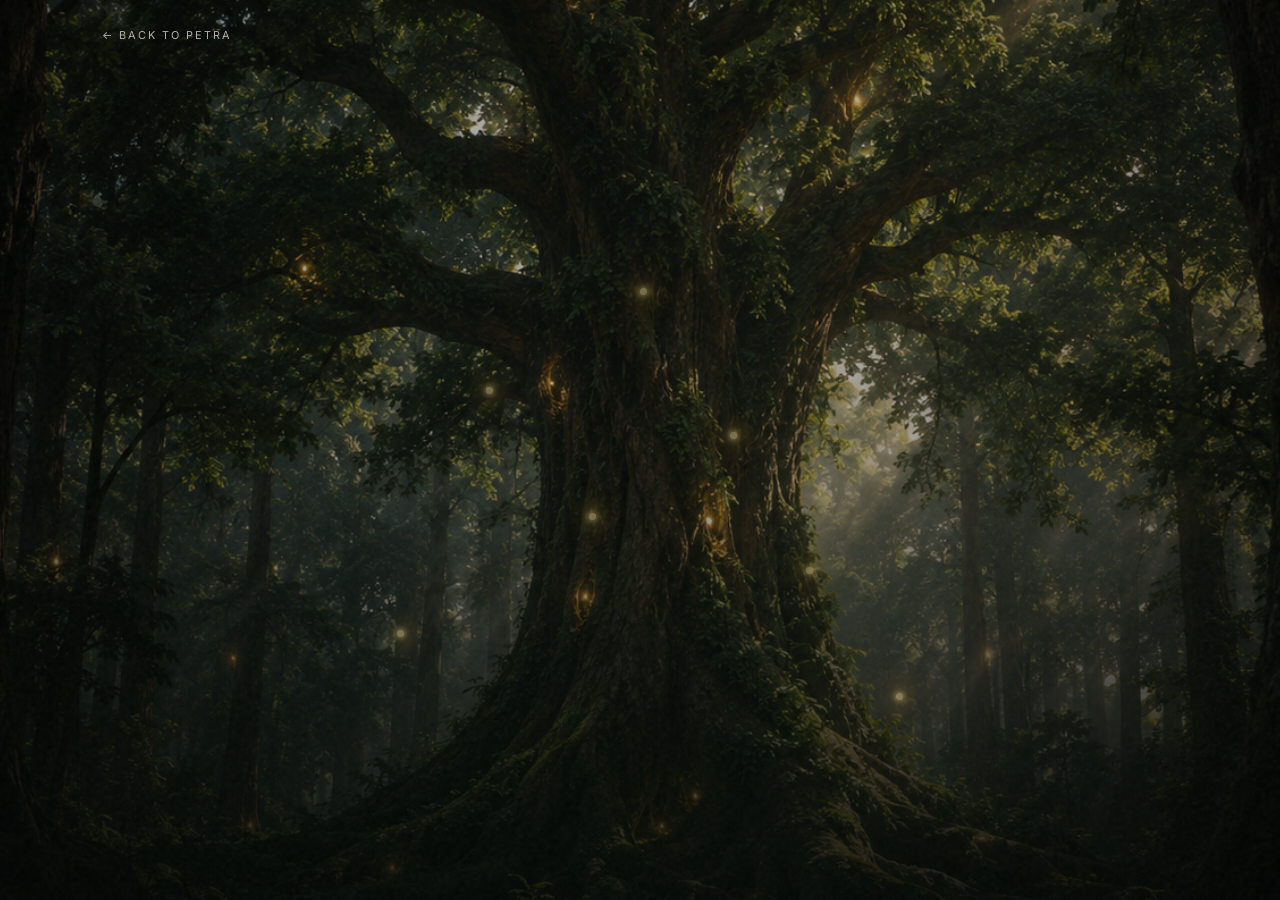
<file: forest.html>
<!DOCTYPE html>
<html lang="en">
<head>
<meta charset="UTF-8">
<meta name="viewport" content="width=device-width, initial-scale=1.0">
<meta name="theme-color" content="#07110c">
<title>Yggdrasil — A Living Anthology</title>

<style>
@import url('https://fonts.googleapis.com/css2?family=Cormorant+Garamond:wght@400;500;600;700&family=Inter:wght@300;400;500&display=swap');

:root {
  --cream: #f5f1e7;
  --mist: rgba(245, 241, 231, .72);
  --glass: rgba(7, 17, 12, .62);
  --line: rgba(245, 241, 231, .20);
  --gold: #f2c879;
}

* { box-sizing: border-box; }

html, body {
  margin: 0;
  min-height: 100%;
  background: #07110c;
  color: var(--cream);
  font-family: "Inter", sans-serif;
}

body {
  min-height: 100vh;
  overflow-x: hidden;
}

/* The generated forest image sits behind the entire anthology. */
.forest {
  position: fixed;
  inset: 0;
  z-index: 0;
  background:
    linear-gradient(to bottom, rgba(2,8,5,.16), rgba(2,8,5,.42)),
    url("yggdrasil-forest.png") center center / cover no-repeat;
  transform: scale(1.015);
}

.forest::after {
  content: "";
  position: absolute;
  inset: 0;
  background:
    radial-gradient(circle at 50% 45%, transparent 0 22%, rgba(0,0,0,.14) 58%, rgba(0,0,0,.52) 100%),
    linear-gradient(to bottom, rgba(3,10,6,.08) 0%, rgba(3,10,6,.08) 52%, rgba(3,10,6,.72) 100%);
}

.grain {
  position: fixed;
  inset: 0;
  z-index: 1;
  pointer-events: none;
  opacity: .075;
  background-image: url("data:image/svg+xml,%3Csvg viewBox='0 0 180 180' xmlns='http://www.w3.org/2000/svg'%3E%3Cfilter id='n'%3E%3CfeTurbulence type='fractalNoise' baseFrequency='.9' numOctaves='3' stitchTiles='stitch'/%3E%3C/filter%3E%3Crect width='100%25' height='100%25' filter='url(%23n)' opacity='.5'/%3E%3C/svg%3E");
}

.intro {
  position: relative;
  z-index: 2;
  min-height: 100vh;
  display: grid;
  place-items: end start;
  text-align: left;
  padding: 10vh 8vw 13vh;
  pointer-events: none;
}

.intro-inner {
  max-width: 560px;
  transform: none;
  padding: 28px 30px 26px;
  border-left: 1px solid rgba(242, 200, 121, .62);
  background: linear-gradient(90deg, rgba(3, 13, 7, .54), rgba(3, 13, 7, 0));
  animation: titleFadeAway 1.4s ease 4.2s forwards;
}

@keyframes titleFadeAway {
  from { opacity: 1; transform: translateY(0); }
  to { opacity: 0; transform: translateY(18px); pointer-events: none; }
}

.back-link {
  position: fixed;
  top: 28px;
  left: 8vw;
  z-index: 5;
  color: rgba(245, 241, 231, .72);
  text-decoration: none;
  font-size: .68rem;
  letter-spacing: .18em;
  text-transform: uppercase;
  transition: color .25s ease;
}

.back-link:hover,
.back-link:focus-visible { color: var(--cream); }

.eyebrow {
  margin: 0 0 14px;
  font-size: .72rem;
  letter-spacing: .34em;
  text-transform: uppercase;
  color: var(--mist);
}

h1 {
  margin: 0;
  font-family: "Cormorant Garamond", serif;
  font-weight: 500;
  font-size: clamp(3.7rem, 9vw, 7.2rem);
  line-height: .78;
  letter-spacing: -.045em;
  text-shadow: 0 4px 35px rgba(0,0,0,.45);
}

.subtitle {
  margin: 24px 0 0;
  max-width: 510px;
  font-family: "Cormorant Garamond", serif;
  font-size: clamp(1.15rem, 2.2vw, 1.55rem);
  line-height: 1.45;
  color: rgba(245,241,231,.82);
}

.hint {
  margin-top: 25px;
  font-size: .72rem;
  letter-spacing: .18em;
  text-transform: uppercase;
  color: rgba(245,241,231,.56);
}

/* Invisible interaction layer. The dots feel like fireflies rather than buttons. */
.firefly-layer {
  position: absolute;
  inset: 0;
  z-index: 4;
  pointer-events: none;
}

.firefly {
  --size: 7px;
  position: absolute;
  left: var(--x);
  top: var(--y);
  width: var(--size);
  height: var(--size);
  border: 0;
  padding: 0;
  border-radius: 50%;
  background: #ffe7a3;
  box-shadow:
    0 0 5px 2px rgba(255, 220, 125, .85),
    0 0 18px 7px rgba(255, 191, 73, .36),
    0 0 38px 13px rgba(255, 190, 73, .13);
  cursor: pointer;
  pointer-events: auto;
  opacity: .42;
  animation:
    fireflyPulse var(--pulse, 3.8s) ease-in-out infinite,
    fireflyDrift var(--drift, 6s) ease-in-out infinite;
  transition: transform .35s ease, opacity .35s ease, box-shadow .35s ease;
}

.firefly::before {
  content: "";
  position: absolute;
  inset: -12px;
  border-radius: 50%;
}

.firefly:hover,
.firefly:focus-visible {
  opacity: 1;
  transform: scale(1.8);
  outline: none;
  box-shadow:
    0 0 7px 3px rgba(255, 231, 163, 1),
    0 0 28px 11px rgba(255, 191, 73, .55),
    0 0 55px 18px rgba(255, 190, 73, .22);
}

.firefly.active {
  opacity: 1;
  transform: scale(1.55);
}

@keyframes fireflyPulse {
  0%, 100% { opacity: .25; }
  42% { opacity: .95; }
  60% { opacity: .45; }
}

@keyframes fireflyDrift {
  0%, 100% { margin-top: 0; margin-left: 0; }
  50% { margin-top: -7px; margin-left: 4px; }
}

/* Poetry reveal */
.poem-panel {
  position: fixed;
  z-index: 10;
  inset: 0;
  display: grid;
  place-items: center;
  padding: 24px;
  background: rgba(1, 7, 4, .46);
  backdrop-filter: blur(8px);
  -webkit-backdrop-filter: blur(8px);
  opacity: 0;
  visibility: hidden;
  transition: opacity .45s ease, visibility .45s ease;
}

.poem-panel.open {
  opacity: 1;
  visibility: visible;
}

.poem-card {
  width: min(720px, 94vw);
  max-height: min(82vh, 820px);
  overflow-y: auto;
  padding: clamp(30px, 6vw, 64px);
  border: 1px solid var(--line);
  border-radius: 24px;
  background:
    linear-gradient(145deg, rgba(16,31,22,.91), rgba(4,13,8,.89));
  box-shadow:
    0 30px 90px rgba(0,0,0,.55),
    inset 0 1px 0 rgba(255,255,255,.06);
  transform: translateY(24px) scale(.97);
  transition: transform .5s cubic-bezier(.2,.8,.2,1);
}

.poem-panel.open .poem-card {
  transform: translateY(0) scale(1);
}

.close {
  position: absolute;
  top: 24px;
  right: 28px;
  width: 42px;
  height: 42px;
  border: 1px solid rgba(245,241,231,.22);
  border-radius: 50%;
  background: rgba(5,15,9,.58);
  color: var(--cream);
  font-size: 1.35rem;
  cursor: pointer;
  transition: .25s ease;
}

.close:hover {
  background: rgba(245,241,231,.12);
  transform: rotate(90deg);
}

.poem-kicker {
  color: var(--gold);
  font-size: .7rem;
  text-transform: uppercase;
  letter-spacing: .28em;
}

.poem-title {
  margin: 9px 0 25px;
  font-family: "Cormorant Garamond", serif;
  font-size: clamp(2.7rem, 7vw, 4.7rem);
  line-height: .9;
  font-weight: 500;
}

.poem-text {
  white-space: pre-line;
  font-family: "Cormorant Garamond", serif;
  font-size: clamp(1.15rem, 2.5vw, 1.45rem);
  line-height: 1.75;
  color: rgba(245,241,231,.91);
}

.poem-footer {
  margin-top: 30px;
  padding-top: 18px;
  border-top: 1px solid rgba(245,241,231,.11);
  color: rgba(245,241,231,.45);
  font-size: .72rem;
  letter-spacing: .12em;
  text-transform: uppercase;
}

/* Small screen positioning keeps the tree readable and the dots accessible. */
@media (max-width: 700px) {
  .intro {
    padding-top: 13vh;
    align-items: end;
    place-items: end center;
    text-align: center;
    padding-left: 6vw;
    padding-right: 6vw;
    padding-bottom: 12vh;
  }

  .intro-inner {
    padding: 24px 20px 22px;
    border-left: 0;
    border-top: 1px solid rgba(242, 200, 121, .62);
    background: linear-gradient(180deg, rgba(3, 13, 7, 0), rgba(3, 13, 7, .5));
  }

  .back-link { left: 6vw; top: 22px; }

  h1 { font-size: clamp(3.5rem, 18vw, 6rem); }

  .subtitle { margin-left: auto; margin-right: auto; font-size: 1.15rem; }

  .firefly { --size: 8px; }

  .poem-card {
    border-radius: 18px;
    padding: 34px 26px;
  }
}

@media (prefers-reduced-motion: reduce) {
  .firefly, .intro-inner { animation: none; }
  .poem-panel, .poem-card { transition: none; }
}
</style>
</head>

<body>
<div class="forest" aria-hidden="true"></div>
<div class="grain" aria-hidden="true"></div>
<a class="back-link" href="index.html">← Back to Petra</a>

<main class="intro">
  <div class="intro-inner">
    <p class="eyebrow">A living anthology</p>
    <h1>Yggdrasil</h1>
    <p class="subtitle">
      Every light carries a story. Wander beneath the branches,
      and let the forest reveal what has been written.
    </p>
    <p class="hint">Follow the lights · click a firefly</p>
  </div>

  <div class="firefly-layer" aria-label="Poetry points">
    <!-- Change x/y values to move a poem anywhere on the artwork. -->
    <button class="firefly" style="--x: 50%; --y: 32%; --pulse: 3.6s; --drift: 5.5s" data-poem="roots" aria-label="Reveal Roots"></button>
    <button class="firefly" style="--x: 38%; --y: 43%; --pulse: 4.4s; --drift: 6.2s" data-poem="fallen" aria-label="Reveal The Fallen"></button>
    <button class="firefly" style="--x: 57%; --y: 48%; --pulse: 3.2s; --drift: 5.1s" data-poem="remembrance" aria-label="Reveal Remembrance"></button>
    <button class="firefly" style="--x: 46%; --y: 57%; --pulse: 4.8s; --drift: 7s" data-poem="hope" aria-label="Reveal Hope"></button>
    <button class="firefly" style="--x: 63%; --y: 63%; --pulse: 3.9s; --drift: 5.8s" data-poem="autumn" aria-label="Reveal Autumn"></button>
    <button class="firefly" style="--x: 31%; --y: 70%; --pulse: 5s; --drift: 6.7s" data-poem="silence" aria-label="Reveal Silence"></button>
    <button class="firefly" style="--x: 70%; --y: 77%; --pulse: 3.5s; --drift: 5.4s" data-poem="time" aria-label="Reveal Time"></button>
  </div>
</main>

<section class="poem-panel" id="poemPanel" role="dialog" aria-modal="true" aria-labelledby="poemTitle">
  <button class="close" id="closePoem" aria-label="Close poem">×</button>
  <article class="poem-card">
    <div class="poem-kicker" id="poemKicker">A poem from the tree</div>
    <h2 class="poem-title" id="poemTitle"></h2>
    <div class="poem-text" id="poemText"></div>
    <div class="poem-footer">Return to the branches</div>
  </article>
</section>

<script>
/*
  Replace the poem text below with your own poems.
  Each firefly's data-poem value must match one key in this object.
*/
const poems = {
  roots: {
    title: "Roots",
    text: `My roots drink sorrow,
my branches cradle hope,
yet neither can halt the axe.

Still I remain,
beneath the changing sky,
holding what the seasons leave behind.`
  },

  fallen: {
    title: "The Fallen",
    text: `They fell where the earth
could no longer remember their names.

Yet every spring
the soil kept whispering
that nothing given to the earth
is ever truly lost.`
  },

  remembrance: {
    title: "Remembrance",
    text: `Some memories do not fade.
They settle quietly beneath the bark,
becoming rings,
becoming roots,
becoming part of who we are.`
  },

  hope: {
    title: "Hope",
    text: `Even beneath a heavy sky,
one leaf turns toward the light.

Not because the darkness vanished,
but because something living
refused to stop reaching.`
  },

  autumn: {
    title: "Autumn",
    text: `All good comes to a bitter end.
The trees shed their precious leaves,
and the birds fly for better miles
in a desperate search for home.

Still,
the human heart remains
beautifully naive,
waiting for spring.`
  },

  silence: {
    title: "Silence",
    text: `The forest says nothing,
yet somehow
it understands.

Between the rustling leaves
there are words
we only hear
when we stop speaking.`
  },

  time: {
    title: "Though Our Time Is Short",
    text: `A flower you are,
heart white as snow.

A smile of gold
makes me feel whole
and never alone.

Though our time was short,
you showed me home.

And somewhere beyond the night,
your sunshine remains.`
  }
};

const panel = document.getElementById("poemPanel");
const title = document.getElementById("poemTitle");
const text = document.getElementById("poemText");
const kicker = document.getElementById("poemKicker");
const close = document.getElementById("closePoem");
const fireflies = document.querySelectorAll(".firefly");

function openPoem(key, source) {
  const poem = poems[key];
  if (!poem) return;

  fireflies.forEach(f => f.classList.remove("active"));
  if (source) source.classList.add("active");

  title.textContent = poem.title;
  text.textContent = poem.text;
  kicker.textContent = "A poem from the tree";

  panel.classList.add("open");
  document.body.style.overflow = "hidden";
  close.focus();
}

function closePoem() {
  panel.classList.remove("open");
  document.body.style.overflow = "";
  fireflies.forEach(f => f.classList.remove("active"));
}

fireflies.forEach(firefly => {
  firefly.addEventListener("click", () => {
    openPoem(firefly.dataset.poem, firefly);
  });
});

close.addEventListener("click", closePoem);

panel.addEventListener("click", event => {
  if (event.target === panel) closePoem();
});

document.addEventListener("keydown", event => {
  if (event.key === "Escape" && panel.classList.contains("open")) {
    closePoem();
  }
});
</script>
</body>
</html>
</file>
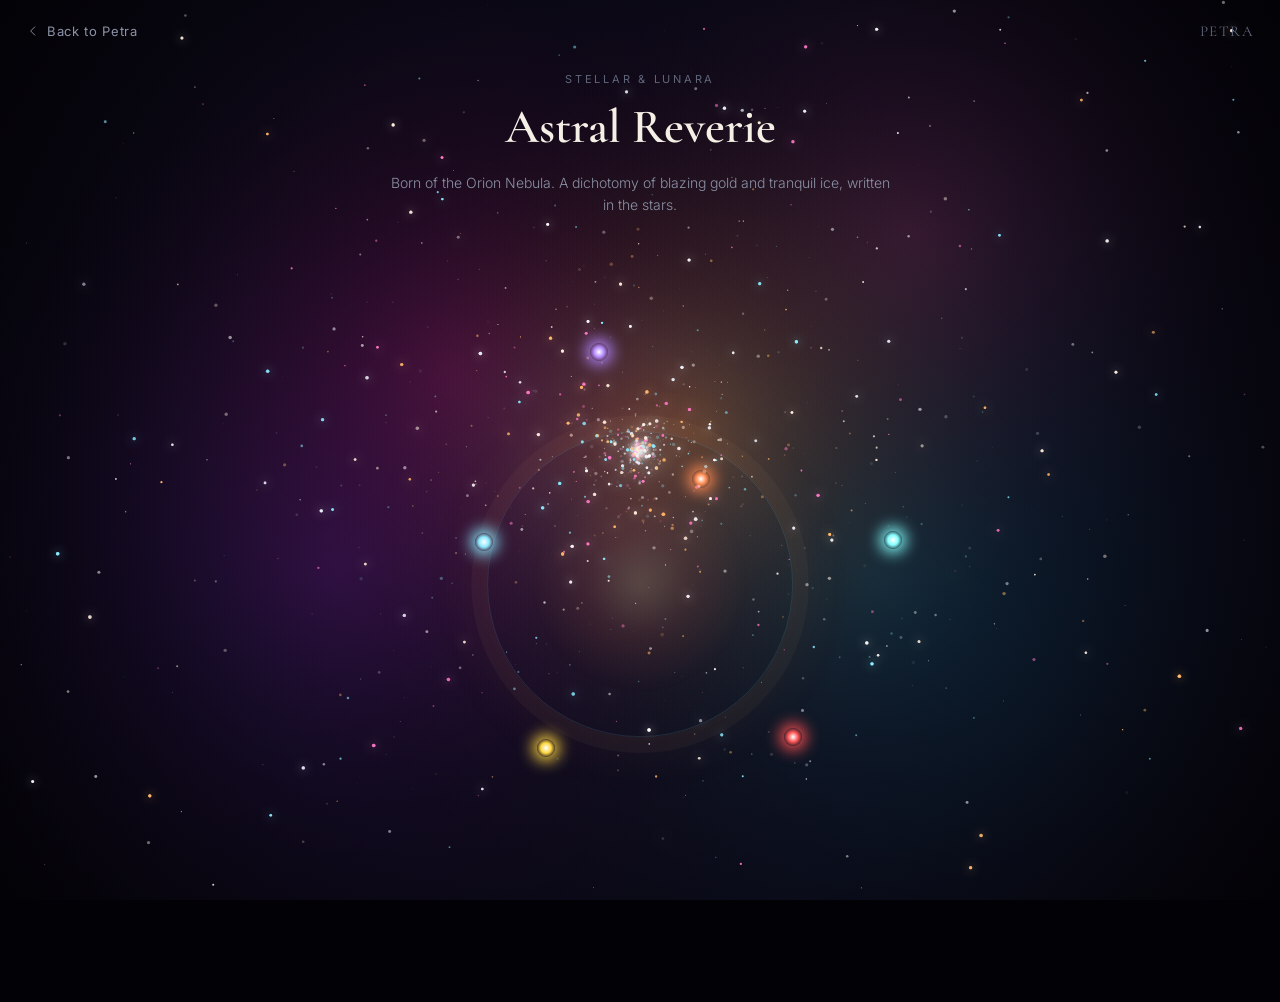
<file: luna.html>
<!DOCTYPE html>
<html lang="en">
<head>
<meta charset="UTF-8">
<meta name="viewport" content="width=device-width, initial-scale=1, viewport-fit=cover">
<title>Petra | Astral Reverie</title>
<meta name="color-scheme" content="dark">

<link rel="preconnect" href="https://fonts.googleapis.com">
<link rel="preconnect" href="https://fonts.gstatic.com" crossorigin>
<link href="https://fonts.googleapis.com/css2?family=Cormorant+Garamond:wght@400;500;600;700&family=Inter:wght@300;400;500;600&display=swap" rel="stylesheet">

<style>
:root {
  --bg-0: #020106;
  --cream: #f4f0e6;
  --cream-dim: #c5c0b5;
  --muted: #8b92a5;
  --muted-2: #5f667a;
  --line: rgba(180, 195, 225, 0.25);
  --accent-stellar: #ffb86c;
  --accent-lunara: #8be9fd;
  --card-bg: rgba(12, 14, 25, 0.75);
  --card-border: rgba(255, 255, 255, 0.12);
  --ease: cubic-bezier(0.22, 0.9, 0.3, 1);
  --px: 0px;
  --py: 0px;
}

* { box-sizing: border-box; }
html, body { 
  margin: 0; padding: 0; background: var(--bg-0); color: var(--cream); 
  font-family: 'Inter', system-ui, sans-serif; 
}
body { min-height: 100vh; overflow-x: hidden; }

/* Canvas Background Engine */
#cosmos-canvas {
  position: fixed;
  inset: 0;
  width: 100vw;
  height: 100vh;
  z-index: 0;
  pointer-events: none;
}

#ui-layer {
  position: relative; 
  z-index: 5;
  transform: translate(calc(var(--px) * 0.3), calc(var(--py) * 0.3));
  transition: transform 0.1s ease-out;
}

/* UI Elements */
#topbar { display: flex; justify-content: space-between; align-items: center; padding: 22px 26px; }
#back-link {
  display: inline-flex; align-items: center; gap: 7px; text-decoration: none;
  font-size: 13px; letter-spacing: 0.05em; color: var(--muted); transition: color 200ms var(--ease);
}
#back-link:hover { color: var(--cream); }
#back-link svg { width: 14px; height: 14px; }
#site-mark { font-family: 'Cormorant Garamond', serif; font-size: 15px; letter-spacing: 0.1em; color: var(--muted-2); }

#page-head { text-align: center; padding: 10px 24px 30px; max-width: 560px; margin: 0 auto; }
#page-head .eyebrow { font-size: 11px; letter-spacing: 0.25em; color: var(--muted-2); margin-bottom: 12px; }
#page-head h1 { margin: 0; font-family: 'Cormorant Garamond', serif; font-size: clamp(32px, 5vw, 48px); font-weight: 600; color: var(--cream); }
#page-head .tagline { font-size: 14px; color: var(--muted); line-height: 1.6; margin: 16px auto 0; font-weight: 300; }

/* Stage */
#stage-wrap { display: flex; align-items: center; justify-content: center; padding: 0 20px 80px; }
#orbit-stage { position: relative; width: min(90vw, 75vh, 800px); height: min(90vw, 75vh, 800px); flex-shrink: 0; isolation: isolate; }
#orbit-stage::before,
#orbit-stage::after {
  content: '';
  position: absolute;
  left: 50%; top: 50%;
  border-radius: 50%;
  pointer-events: none;
  transform: translate(-50%, -50%);
}
#orbit-stage::before {
  width: 31%; height: 31%;
  background: radial-gradient(circle, rgba(255, 217, 154, 0.2) 0%, rgba(255, 126, 92, 0.09) 34%, rgba(16, 12, 28, 0) 72%);
  filter: blur(5px);
  z-index: 0;
}
#orbit-stage::after {
  width: 45%; height: 45%;
  border: 1px solid rgba(139, 233, 253, 0.12);
  box-shadow: 0 0 0 16px rgba(255, 184, 108, 0.035), 0 0 70px rgba(255, 126, 92, 0.08);
  z-index: 0;
}
#orbit-svg { position: absolute; inset: 0; width: 100%; height: 100%; overflow: visible; z-index: 1; pointer-events: none; }
.leader-line { stroke: var(--line); stroke-width: 1.5; opacity: 0; transition: opacity 400ms var(--ease); stroke-dasharray: 4 4; }
.leader-line.shown { opacity: 0.8; stroke-dasharray: none; }

/* Interactive Nodes */
.star-node {
  position: absolute; width: 18px; height: 18px; border-radius: 50%; z-index: 4;
  transform: translate(-50%, -50%); cursor: pointer;
  transition: transform 300ms var(--ease), box-shadow 300ms var(--ease);
}
.star-node::after {
  content: ''; position: absolute; inset: -12px; border-radius: 50%;
  border: 1px solid rgba(255,255,255,0.25); opacity: 0; transform: scale(0.5);
  transition: all 300ms var(--ease);
}
.star-node:hover, .star-node:focus-visible { transform: translate(-50%, -50%) scale(1.4); }
.star-node:hover::after { opacity: 1; transform: scale(1.2); animation: spin 4s linear infinite; }

@keyframes spin { 100% { transform: scale(1.2) rotate(360deg); } }

/* Glassmorphic Cards */
.poem-chip {
  position: absolute; width: 190px; z-index: 10; transform: translate(-50%, -50%) scale(0.95);
  background: var(--card-bg); border: 1px solid var(--card-border); border-radius: 18px;
  padding: 18px; backdrop-filter: blur(16px); -webkit-backdrop-filter: blur(16px);
  box-shadow: 0 15px 35px rgba(0,0,0,0.6), inset 0 1px 0 rgba(255,255,255,0.15);
  opacity: 0; pointer-events: none; transition: all 300ms var(--ease); text-align: center;
}
.poem-chip.shown { opacity: 1; transform: translate(-50%, -50%) scale(1); pointer-events: auto; }
.poem-chip .num { font-size: 10px; color: var(--muted); letter-spacing: 0.1em; margin-bottom: 8px; }
.poem-chip h3 { margin: 0 0 8px; font-family: 'Cormorant Garamond', serif; font-size: 21px; font-weight: 600; color: var(--cream); }
.poem-chip p { margin: 0 0 14px; font-size: 11px; line-height: 1.5; color: var(--cream-dim); font-weight: 300; }
.chip-btn {
  font-family: 'Inter', sans-serif; font-size: 11px; letter-spacing: 0.05em; padding: 8px 18px;
  border-radius: 20px; border: 1px solid rgba(255,255,255,0.2); color: var(--cream);
  background: rgba(255,255,255,0.06); cursor: pointer; transition: all 200ms ease;
}
.chip-btn:hover { background: rgba(255,255,255,0.2); border-color: rgba(255,255,255,0.4); }

/* Modal */
#modal-veil {
  position: fixed; inset: 0; z-index: 50; background: rgba(2, 1, 6, 0.88); backdrop-filter: blur(10px);
  display: flex; align-items: center; justify-content: center; padding: 20px;
  opacity: 0; pointer-events: none; transition: opacity 400ms var(--ease);
}
#modal-veil.show { opacity: 1; pointer-events: auto; }
#poem-modal {
  width: 100%; max-width: 600px; max-height: 85vh; overflow-y: auto;
  background: rgba(14, 11, 24, 0.95); border: 1px solid rgba(255,255,255,0.15); border-radius: 24px;
  padding: 40px; position: relative;
  box-shadow: 0 25px 60px rgba(0,0,0,0.85), inset 0 1px 0 rgba(255,255,255,0.08);
  transform: translateY(20px) scale(0.95); opacity: 0; transition: all 400ms var(--ease);
}
#modal-veil.show #poem-modal { transform: translateY(0) scale(1); opacity: 1; }
#modal-close {
  position: absolute; top: 20px; right: 20px; background: rgba(255,255,255,0.06); border: none; color: var(--muted);
  font-size: 24px; cursor: pointer; width: 36px; height: 36px; border-radius: 50%;
  display: flex; align-items: center; justify-content: center; transition: all 200ms ease;
}
#modal-close:hover { color: #fff; background: rgba(255,255,255,0.2); }
#modal-title { font-family: 'Cormorant Garamond', serif; font-size: 36px; font-weight: 600; margin: 0 0 24px; color: var(--cream); text-align: center; }
#modal-body { font-family: 'Cormorant Garamond', serif; font-size: 19px; line-height: 1.85; color: var(--cream-dim); white-space: pre-line; text-align: center; }

/* Responsive Stacked Mode */
body.stacked #orbit-svg, body.stacked .star-node { display: none; }
body.stacked #orbit-stage { width: 100%; height: auto; }
body.stacked .poem-chip {
  position: relative; inset: auto; transform: none !important; opacity: 1; pointer-events: auto;
  width: min(90vw, 400px); margin: 0 auto 20px; display: block; text-align: center;
}
body.stacked #poem-list { display: flex; flex-direction: column; align-items: center; }

@media (prefers-reduced-motion: reduce) {
  * { animation-duration: 0.001ms !important; transition-duration: 0.001ms !important; }
}
</style>
</head>
<body>

<!-- High-Fidelity Canvas Rendering Background -->
<canvas id="cosmos-canvas"></canvas>

<div id="ui-layer">
  <div id="topbar">
    <a id="back-link" href="index.html">
      <svg viewBox="0 0 24 24" fill="none" stroke="currentColor" stroke-width="1.6" stroke-linecap="round"><path d="M15 5l-7 7 7 7"/></svg>
      Back to Petra
    </a>
    <span id="site-mark">PETRA</span>
  </div>

  <header id="page-head">
    <div class="eyebrow">STELLAR & LUNARA</div>
    <h1>Astral Reverie</h1>
    <p class="tagline">Born of the Orion Nebula. A dichotomy of blazing gold and tranquil ice, written in the stars.</p>
  </header>

  <div id="stage-wrap">
    <div id="orbit-stage">
      <svg id="orbit-svg" viewBox="0 0 100 100" preserveAspectRatio="none">
        <g id="leader-lines"></g>
      </svg>
      <div id="poem-list"></div>
    </div>
  </div>
</div>

<div id="modal-veil">
  <div id="poem-modal" role="dialog" aria-modal="true">
    <button id="modal-close" aria-label="Close">&times;</button>
    <h2 id="modal-title"></h2>
    <div id="modal-body"></div>
  </div>
</div>

<script>
(function(){
  "use strict";

  const POEMS = [
    { num:"01", type:"stellar", title:"Nova", blurb:"The roar of ignition; life demanding to be felt.",
      angle:-60, radius:18, gas:"rgba(255, 120, 80, 0.5)", color:"#ff8a50",
      text:"I am the fire that tears the dark apart,\nThe sudden heartbeat of a dying star.\nI ask no permission to exist,\nOnly that you witness the heat." },
    { num:"02", type:"lunara", title:"Eclipse", blurb:"The quiet moment when shadows align.",
      angle:195, radius:24, gas:"rgba(100, 200, 255, 0.4)", color:"#8be9fd",
      text:"In the absence of your light, I do not fade.\nI become the silver lining of the void.\nA gentle reflection, holding the memory\nOf a warmth I cannot touch." },
    { num:"03", type:"stellar", title:"Supernova", blurb:"Destruction that seeds the cosmos.",
      angle:45, radius:32, gas:"rgba(255, 60, 100, 0.5)", color:"#ff5252",
      text:"Burn it all down.\nLet the core collapse.\nFrom this wreckage, a thousand new worlds\nWill learn how to breathe." },
    { num:"04", type:"lunara", title:"Voidsong", blurb:"The silence between the celestial bodies.",
      angle:260, radius:35, gas:"rgba(130, 100, 255, 0.4)", color:"#b388ff",
      text:"Listen to the space between the stars.\nIt is not empty.\nIt is the held breath of the universe,\nWaiting for you to speak." },
    { num:"05", type:"stellar", title:"Solar Wind", blurb:"A violent, beautiful storm of particles.",
      angle:120, radius:28, gas:"rgba(255, 200, 50, 0.4)", color:"#ffd740",
      text:"I cross the expanse not with grace,\nBut with fury.\nI paint the poles of distant planets\nWith the colors of my rage." },
    { num:"06", type:"lunara", title:"Stardust", blurb:"The cold remnants of ancient light.",
      angle:-10, radius:38, gas:"rgba(150, 230, 240, 0.4)", color:"#84ffff",
      text:"We are the quiet aftermath.\nThe dust settling on the cosmic floor.\nOnce we were fire;\nNow, we are poetry." }
  ];

  const stage = document.getElementById("orbit-stage");
  const list = document.getElementById("poem-list");
  const leaderLayer = document.getElementById("leader-lines");

  function polar(angleDeg, radiusPct){
    const a = angleDeg * Math.PI/180;
    return { x: 50 + radiusPct*Math.cos(a), y: 50 + radiusPct*Math.sin(a) };
  }

  // Generate Interactive Nodes
  POEMS.forEach((p) => {
    const pos = polar(p.angle, p.radius);
    const labelPos = polar(p.angle, p.radius + 12); 

    const star = document.createElement("div");
    star.className = "star-node";
    star.style.left = pos.x + "%"; star.style.top = pos.y + "%";
    star.style.background = `radial-gradient(circle, #fff 0%, ${p.color} 40%, transparent 80%)`;
    star.style.boxShadow = `0 0 15px 4px ${p.color}`;
    star.setAttribute("role","button");
    star.setAttribute("tabindex","0");
    stage.appendChild(star);

    const line = document.createElementNS("http://www.w3.org/2000/svg","line");
    line.setAttribute("class","leader-line");
    line.setAttribute("x1", pos.x); line.setAttribute("y1", pos.y);
    line.setAttribute("x2", labelPos.x); line.setAttribute("y2", labelPos.y);
    leaderLayer.appendChild(line);

    const chip = document.createElement("div");
    chip.className = "poem-chip";
    chip.style.left = labelPos.x + "%"; chip.style.top = labelPos.y + "%";
    chip.innerHTML = `
      <div class="num">${p.num} &mdash; ${p.type.toUpperCase()}</div>
      <h3>${p.title}</h3>
      <p>${p.blurb}</p>
      <button class="chip-btn" type="button">Read Poem</button>
    `;
    stage.appendChild(chip);
    list.appendChild(chip.cloneNode(true));

    const openThis = () => openPoem(p);
    star.addEventListener("click", openThis);
    chip.querySelector(".chip-btn").addEventListener("click", openThis);

    const reveal = () => { chip.classList.add("shown"); line.classList.add("shown"); };
    const hide = () => { chip.classList.remove("shown"); line.classList.remove("shown"); };
    star.addEventListener("mouseenter", reveal);
    star.addEventListener("mouseleave", hide);
    chip.addEventListener("mouseenter", reveal);
    chip.addEventListener("mouseleave", hide);
  });

  document.querySelectorAll('#poem-list .poem-chip').forEach((c, idx) => {
    c.querySelector('.chip-btn').addEventListener('click', () => openPoem(POEMS[idx]));
  });

  // --- HTML5 Canvas Orion Nebula & Realistic Star Engine ---
  const canvas = document.getElementById("cosmos-canvas");
  const ctx = canvas.getContext("2d");

  let width, height;
  function resizeCanvas() {
    width = canvas.width = window.innerWidth;
    height = canvas.height = window.innerHeight;
  }
  window.addEventListener("resize", resizeCanvas);
  resizeCanvas();

  // Create Nebula Gas Clouds
  const clouds = [
    { x: 0.35, y: 0.35, r: 450, color: "rgba(255, 20, 147, 0.18)", vx: 0.0002, vy: 0.00015 },
    { x: 0.65, y: 0.60, r: 520, color: "rgba(0, 220, 255, 0.14)", vx: -0.00015, vy: -0.0002 },
    { x: 0.50, y: 0.50, r: 380, color: "rgba(255, 165, 0, 0.22)", vx: 0.0001, vy: -0.0001 },
    { x: 0.25, y: 0.70, r: 480, color: "rgba(110, 30, 180, 0.22)", vx: -0.0002, vy: 0.00015 },
    { x: 0.75, y: 0.30, r: 400, color: "rgba(255, 80, 150, 0.15)", vx: 0.00015, vy: 0.0002 }
  ];

  // Create Starfield Population
  const starCount = window.innerWidth < 768 ? 400 : 1200;
  const stars = [];
  const dust = [];
  const starColors = ["#ffffff", "#f0f4ff", "#ffeedd", "#ffb86c", "#8be9fd", "#ff79c6"];

  for (let i = 0; i < starCount; i++) {
    const angle = Math.random() * Math.PI * 2;
    const dist = Math.pow(Math.random(), 2.5) * Math.max(width, height) * 0.6;
    stars.push({
      x: width / 2 + Math.cos(angle) * dist,
      y: height / 2 + Math.sin(angle) * dist,
      baseRadius: Math.random() * 1.5 + 0.3,
      color: starColors[Math.floor(Math.random() * starColors.length)],
      alpha: Math.random() * 0.8 + 0.2,
      twinkleSpeed: 0.01 + Math.random() * 0.03,
      twinkleOffset: Math.random() * Math.PI * 2
    });
  }

  for (let i = 0; i < 90; i++) {
    const angle = Math.random() * Math.PI * 2;
    const distance = 0.16 + Math.random() * 0.34;
    dust.push({
      angle,
      distance,
      size: Math.random() * 1.1 + 0.2,
      alpha: Math.random() * 0.35 + 0.08,
      speed: (Math.random() * 0.0007 + 0.00025) * (Math.random() > 0.5 ? 1 : -1)
    });
  }

  let mouseX = 0, mouseY = 0;
  document.addEventListener('mousemove', (e) => {
    mouseX = (e.clientX / width - 0.5);
    mouseY = (e.clientY / height - 0.5);
    document.documentElement.style.setProperty('--px', `${mouseX * 50}px`);
    document.documentElement.style.setProperty('--py', `${mouseY * 50}px`);
  });

  let time = 0;
  function animateCosmos() {
    time += 0.01;
    ctx.clearRect(0, 0, width, height);

    // Deep Vignette Background
    const bgGradient = ctx.createRadialGradient(width/2, height/2, 50, width/2, height/2, Math.max(width, height)*0.75);
    bgGradient.addColorStop(0, "#150a1a");
    bgGradient.addColorStop(0.45, "#0a0815");
    bgGradient.addColorStop(0.8, "#030206");
    bgGradient.addColorStop(1, "#010102");
    ctx.fillStyle = bgGradient;
    ctx.fillRect(0, 0, width, height);

    // Render Nebula Gas Clouds with smooth sine drift
    ctx.globalCompositeOperation = 'screen';
    clouds.forEach((c, idx) => {
      const cx = width * c.x + Math.sin(time * c.vx * 1000 + idx) * 60 + mouseX * -30;
      const cy = height * c.y + Math.cos(time * c.vy * 1000 + idx) * 60 + mouseY * -30;
      
      const grad = ctx.createRadialGradient(cx, cy, 10, cx, cy, c.r);
      grad.addColorStop(0, c.color);
      grad.addColorStop(1, "rgba(0,0,0,0)");

      ctx.fillStyle = grad;
      ctx.beginPath();
      ctx.arc(cx, cy, c.r, 0, Math.PI * 2);
      ctx.fill();
    });

    // Fine dust and orbit haze give the nebula a denser, more dimensional core.
    ctx.globalCompositeOperation = 'screen';
    dust.forEach((particle) => {
      const angle = particle.angle + time * particle.speed * 60;
      const radius = particle.distance * Math.min(width, height);
      const px = width / 2 + Math.cos(angle) * radius + mouseX * -12;
      const py = height / 2 + Math.sin(angle) * radius * 0.58 + mouseY * -12;
      ctx.globalAlpha = particle.alpha;
      ctx.fillStyle = particle.distance > 0.3 ? '#8be9fd' : '#ffd39a';
      ctx.beginPath();
      ctx.arc(px, py, particle.size, 0, Math.PI * 2);
      ctx.fill();
    });

    const core = ctx.createRadialGradient(width / 2, height / 2, 0, width / 2, height / 2, Math.min(width, height) * 0.25);
    core.addColorStop(0, 'rgba(255, 236, 190, 0.16)');
    core.addColorStop(0.22, 'rgba(255, 153, 106, 0.08)');
    core.addColorStop(0.58, 'rgba(139, 233, 253, 0.025)');
    core.addColorStop(1, 'rgba(0, 0, 0, 0)');
    ctx.globalAlpha = 1;
    ctx.fillStyle = core;
    ctx.beginPath();
    ctx.arc(width / 2, height / 2, Math.min(width, height) * 0.25, 0, Math.PI * 2);
    ctx.fill();

    // Render Stars with Individual Twinkling Phase & Parallax
    ctx.globalCompositeOperation = 'source-over';
    stars.forEach(s => {
      const twinkle = Math.sin(time * s.twinkleSpeed * 60 + s.twinkleOffset);
      const currentAlpha = Math.max(0.05, s.alpha + twinkle * 0.25);
      
      // Apply subtle mouse parallax shift
      const px = s.x + mouseX * -20;
      const py = s.y + mouseY * -20;

      ctx.fillStyle = s.color;
      ctx.globalAlpha = currentAlpha;
      ctx.beginPath();
      ctx.arc(px, py, s.baseRadius, 0, Math.PI * 2);
      ctx.fill();

      // Soft glow for bright stars
      if (s.baseRadius > 1.2 && currentAlpha > 0.6) {
        ctx.shadowBlur = 8;
        ctx.shadowColor = s.color;
        ctx.fill();
        ctx.shadowBlur = 0; // reset
      }
    });

    ctx.globalAlpha = 1.0;
    requestAnimationFrame(animateCosmos);
  }
  animateCosmos();

  // Modal Logic
  const veil = document.getElementById("modal-veil");
  const modalTitle = document.getElementById("modal-title");
  const modalBody = document.getElementById("modal-body");

  function openPoem(p){
    modalTitle.style.color = p.color;
    modalTitle.textContent = p.title;
    modalBody.textContent = p.text;
    veil.classList.add("show");
  }
  
  function closePoem(){ veil.classList.remove("show"); }
  document.getElementById("modal-close").addEventListener("click", closePoem);
  veil.addEventListener("click", e => { if(e.target===veil) closePoem(); });
  window.addEventListener("keydown", e => { if(e.key==="Escape") closePoem(); });

  // Layout mode switcher for mobile stacking
  function applyLayoutMode(){
    if(window.innerWidth < 760){
      document.body.classList.add("stacked");
      document.getElementById('poem-list').style.display = 'flex';
    } else {
      document.body.classList.remove("stacked");
      document.getElementById('poem-list').style.display = 'none';
    }
  }
  window.addEventListener("resize", applyLayoutMode);
  applyLayoutMode();

})();
</script>
</body>
</html>
</file>
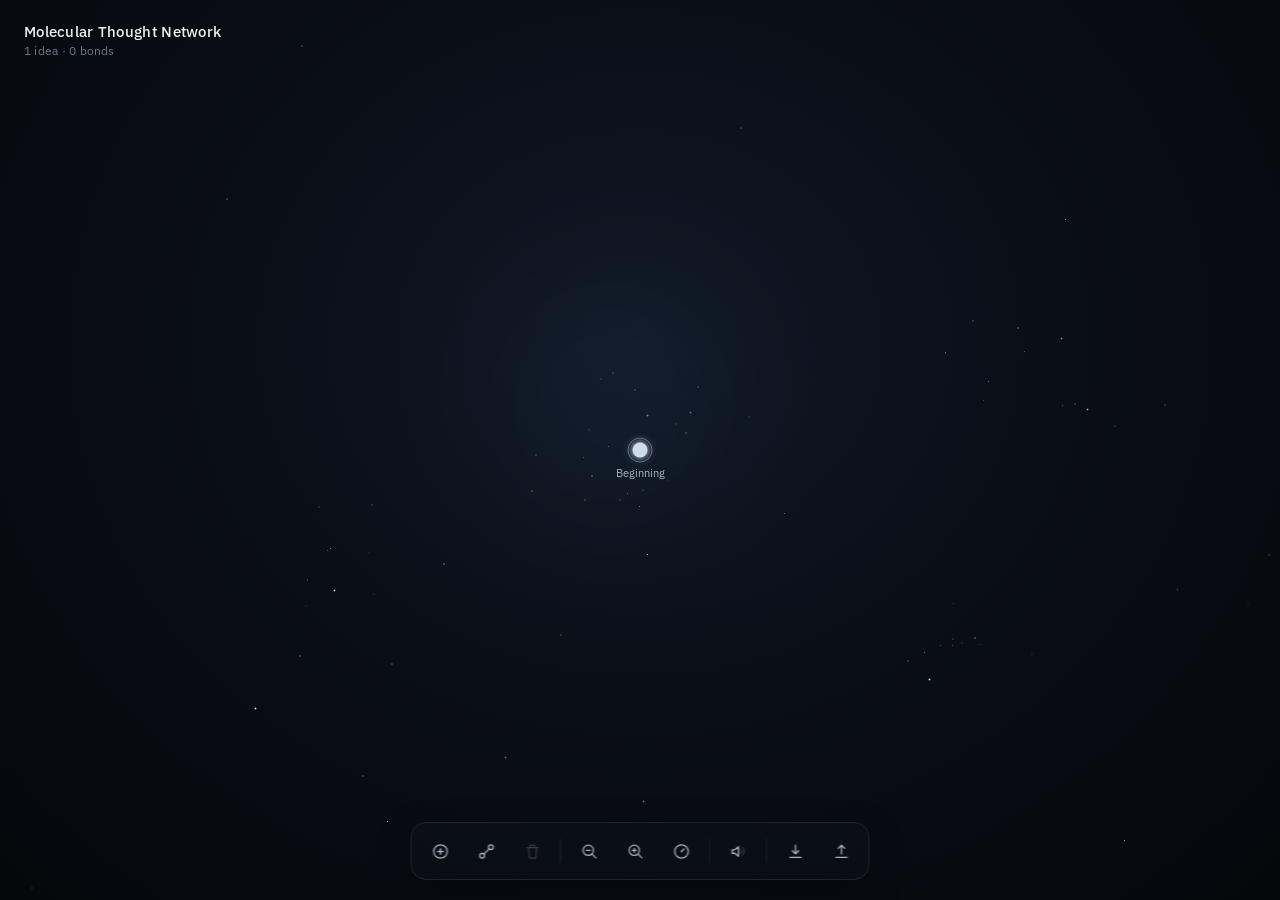
<file: molecular-thought-network (1).html>
<!DOCTYPE html>
<html lang="en">
<head>
<meta charset="UTF-8">
<meta name="viewport" content="width=device-width, initial-scale=1, maximum-scale=1, user-scalable=no, viewport-fit=cover">
<title>Molecular Thought Network</title>
<meta name="color-scheme" content="dark">

<!-- Typefaces: a quiet grotesk for interface chrome, a literary serif for the writing itself -->
<link rel="preconnect" href="https://fonts.googleapis.com">
<link rel="preconnect" href="https://fonts.gstatic.com" crossorigin>
<link href="https://fonts.googleapis.com/css2?family=Source+Serif+4:opsz,wght@8..60,400;8..60,500;8..60,600&family=IBM+Plex+Sans:wght@400;500;600&family=IBM+Plex+Mono:wght@400;500&display=swap" rel="stylesheet">

<style>
/* ============================================================
   DESIGN TOKENS
   A cold, dark instrument-panel palette — the network itself
   supplies the only real color. Amber is reserved for the one
   moment that needs it: the thing the user currently has open.
   ============================================================ */
:root{
  --bg-0:#070a10;
  --bg-1:#0a0e16;
  --bg-2:#0d1219;
  --bg-vignette: radial-gradient(ellipse at 50% 38%, #101826 0%, #0a0e16 46%, #05070b 100%);

  --line:            rgba(151,176,204,0.26);
  --line-soft:        rgba(151,176,204,0.13);
  --line-strong:      rgba(190,210,230,0.55);

  --node-fill:        #cddced;
  --node-fill-dim:    #8296ab;
  --node-glow:        rgba(140,190,220,0.55);
  --node-ring:        rgba(180,205,225,0.4);

  --accent:           #d9a05c;
  --accent-soft:      rgba(217,160,92,0.28);
  --accent-glow:      rgba(217,160,92,0.55);

  --text-0:           #eef2f6;
  --text-1:           #aab6c4;
  --text-2:           #6c7889;

  --panel-bg:         rgba(11,15,22,0.82);
  --panel-border:     rgba(151,176,204,0.14);
  --panel-blur:       18px;

  --danger:           #c96b5e;

  --radius-sm: 6px;
  --radius-md: 12px;
  --radius-lg: 18px;

  --ease: cubic-bezier(.22,.9,.3,1);
  --dur-fast: 180ms;
  --dur-med: 420ms;
  --dur-slow: 900ms;
}

*{ box-sizing:border-box; -webkit-tap-highlight-color:transparent; }
html,body{
  margin:0; padding:0; width:100%; height:100%;
  background:var(--bg-0);
  overflow:hidden;
  font-family:'IBM Plex Sans', system-ui, sans-serif;
  color:var(--text-0);
}

/* ============================================================
   APP SHELL
   ============================================================ */
#app{ position:fixed; inset:0; background:var(--bg-vignette); }

/* faint drifting field of background particles — depth, not decoration */
#particle-field{
  position:absolute; inset:0; pointer-events:none; overflow:hidden;
}
.particle{
  position:absolute; border-radius:50%;
  background:radial-gradient(circle, var(--star-color, rgba(180,205,230,0.9)) 0%, rgba(180,205,230,0) 72%);
  will-change:transform;
}
@keyframes drift{
  0%{ transform:translate(0,0); }
  50%{ transform:translate(var(--dx), var(--dy)); }
  100%{ transform:translate(0,0); }
}
@keyframes twinkle{
  0%,100%{ opacity:var(--star-dim, 0.18); }
  50%{ opacity:var(--star-bright, 0.8); }
}

/* soft, low-contrast clouds of color that a few star clusters gather near —
   these never compete with the network, only add depth behind it */
.nebula{
  position:absolute; border-radius:50%; pointer-events:none;
  filter:blur(min(9vw, 70px));
  mix-blend-mode:screen;
  will-change:transform;
  animation: nebula-drift linear infinite;
}
@keyframes nebula-drift{
  0%{ transform:translate(0,0) scale(1); }
  50%{ transform:translate(var(--ndx), var(--ndy)) scale(1.07); }
  100%{ transform:translate(0,0) scale(1); }
}

svg#network-svg{
  position:absolute; inset:0; width:100%; height:100%; display:block;
  touch-action:none;
  cursor:grab;
}
svg#network-svg.panning{ cursor:grabbing; }

/* ============================================================
   HEADER / BRAND
   ============================================================ */
#brand{
  position:absolute; top:0; left:0; padding:22px 24px;
  pointer-events:none; z-index:5;
  display:flex; flex-direction:column; gap:2px;
}
#brand .mark{
  font-size:14.5px; letter-spacing:0.02em; color:var(--text-0);
  font-weight:500;
}
#brand .sub{
  font-size:11.5px; color:var(--text-2); letter-spacing:0.02em;
  font-variant-numeric:tabular-nums;
}

/* ============================================================
   TOOLBAR — bottom-anchored instrument dock
   ============================================================ */
#toolbar{
  position:absolute; left:50%; bottom:20px; transform:translateX(-50%);
  z-index:20;
  display:flex; align-items:center; gap:2px;
  padding:6px; border-radius:16px;
  background:var(--panel-bg);
  border:1px solid var(--panel-border);
  backdrop-filter: blur(var(--panel-blur));
  -webkit-backdrop-filter: blur(var(--panel-blur));
  box-shadow: 0 12px 40px -12px rgba(0,0,0,0.6);
  max-width:calc(100vw - 24px);
  overflow-x:auto; scrollbar-width:none;
}
#toolbar::-webkit-scrollbar{ display:none; }
.tool-btn{
  position:relative;
  width:44px; height:44px; flex-shrink:0;
  display:flex; align-items:center; justify-content:center;
  background:transparent; border:none; border-radius:11px;
  color:var(--text-1); cursor:pointer;
  transition: color var(--dur-fast) var(--ease), background var(--dur-fast) var(--ease), transform var(--dur-fast) var(--ease);
}
.tool-btn svg{ width:19px; height:19px; }
.tool-btn:hover{ color:var(--text-0); background:rgba(151,176,204,0.09); }
.tool-btn:active{ transform:scale(0.92); }
.tool-btn.active{ color:var(--bg-0); background:var(--accent); }
.tool-btn.danger:hover{ color:var(--danger); background:rgba(201,107,94,0.12); }
.tool-btn:disabled{ opacity:0.28; cursor:default; pointer-events:none; }
.tool-sep{ width:1px; height:24px; background:var(--panel-border); margin:0 4px; flex-shrink:0; }

#btn-sound .wave{ opacity:0.25; transition:opacity var(--dur-fast) var(--ease); }
#btn-sound.active .wave{ opacity:1; }

.tool-btn[data-tip]::after{
  content:attr(data-tip);
  position:absolute; bottom:calc(100% + 10px); left:50%; transform:translateX(-50%);
  background:#12161f; color:var(--text-0); font-size:11.5px; white-space:nowrap;
  padding:5px 9px; border-radius:7px; border:1px solid var(--panel-border);
  opacity:0; pointer-events:none; transition:opacity var(--dur-fast) var(--ease);
}
@media (hover:hover){
  .tool-btn[data-tip]:hover::after{ opacity:1; transition-delay:400ms; }
}

/* status strip shown during connect-mode */
#mode-banner{
  position:absolute; left:50%; bottom:82px; transform:translateX(-50%) translateY(6px);
  z-index:19; padding:9px 16px; border-radius:10px;
  background:var(--panel-bg); border:1px solid var(--accent-soft);
  color:var(--text-0); font-size:12.5px; letter-spacing:0.01em;
  opacity:0; pointer-events:none; transition:opacity var(--dur-fast) var(--ease), transform var(--dur-fast) var(--ease);
  backdrop-filter:blur(var(--panel-blur));
  display:flex; align-items:center; gap:8px;
}
#mode-banner.show{ opacity:1; transform:translateX(-50%) translateY(0); pointer-events:auto; }
#mode-banner .dot{ width:6px; height:6px; border-radius:50%; background:var(--accent); animation:pulse-dot 1.4s ease-in-out infinite; }
@keyframes pulse-dot{ 0%,100%{opacity:1;} 50%{opacity:0.25;} }

/* ============================================================
   EDITOR PANEL
   ============================================================ */
#editor-panel{
  position:absolute; top:0; right:0; height:100%; width:360px; max-width:88vw;
  background:var(--panel-bg);
  border-left:1px solid var(--panel-border);
  backdrop-filter:blur(var(--panel-blur));
  -webkit-backdrop-filter:blur(var(--panel-blur));
  z-index:30;
  transform:translateX(100%);
  transition:transform var(--dur-med) var(--ease);
  display:flex; flex-direction:column;
}
#editor-panel.open{ transform:translateX(0); }

.panel-head{
  display:flex; align-items:flex-start; justify-content:space-between;
  padding:20px 20px 14px;
  border-bottom:1px solid var(--panel-border);
  flex-shrink:0;
}
.panel-head .meta{ display:flex; flex-direction:column; gap:4px; }
.panel-head .state-label{
  font-size:10.5px; letter-spacing:0.06em; color:var(--accent);
  display:flex; align-items:center; gap:6px;
}
.panel-head .state-label .glyph{ font-size:13px; line-height:1; }
.panel-head .timestamp{ font-size:11px; color:var(--text-2); }
#panel-close{
  background:none; border:none; color:var(--text-2); cursor:pointer;
  width:30px; height:30px; display:flex; align-items:center; justify-content:center;
  border-radius:8px; transition:background var(--dur-fast) var(--ease), color var(--dur-fast) var(--ease);
  flex-shrink:0;
}
#panel-close:hover{ background:rgba(151,176,204,0.1); color:var(--text-0); }

.panel-body{ padding:18px 20px; overflow-y:auto; flex:1; display:flex; flex-direction:column; gap:16px; }

.field label{
  display:block; font-size:10.5px; letter-spacing:0.06em; color:var(--text-2);
  margin-bottom:7px;
}
#title-input{
  width:100%; background:transparent; border:none; border-bottom:1px solid var(--panel-border);
  color:var(--text-0); font-family:'Source Serif 4', serif; font-size:21px; font-weight:500;
  padding:2px 0 8px; outline:none; transition:border-color var(--dur-fast) var(--ease);
}
#title-input:focus{ border-bottom-color:var(--accent); }
#title-input::placeholder{ color:var(--text-2); font-style:italic; }

#content-input{
  width:100%; min-height:220px; resize:vertical; background:rgba(255,255,255,0.02);
  border:1px solid var(--panel-border); border-radius:var(--radius-sm);
  color:var(--text-0); font-family:'Source Serif 4', serif; font-size:15.5px; line-height:1.65;
  padding:12px 13px; outline:none; transition:border-color var(--dur-fast) var(--ease);
}
#content-input:focus{ border-color:var(--accent-soft); }
#content-input::placeholder{ color:var(--text-2); font-style:italic; font-family:'IBM Plex Sans',sans-serif; }

.field-hint{ font-size:11px; color:var(--text-2); margin-top:6px; }

.panel-stats{
  display:flex; gap:18px; font-size:11.5px; color:var(--text-1);
  padding-top:2px;
}
.panel-stats b{ color:var(--text-0); font-weight:500; font-variant-numeric:tabular-nums; }

.panel-actions{
  display:flex; gap:8px; padding:16px 20px; border-top:1px solid var(--panel-border); flex-shrink:0;
}
.btn{
  font-family:inherit; font-size:12.5px; letter-spacing:0.01em; cursor:pointer;
  padding:10px 16px; border-radius:9px; border:1px solid var(--panel-border);
  background:rgba(255,255,255,0.02); color:var(--text-1);
  transition:all var(--dur-fast) var(--ease);
  display:flex; align-items:center; justify-content:center; gap:6px; flex:1;
}
.btn:hover{ color:var(--text-0); border-color:var(--line-strong); }
.btn.primary{ background:var(--accent); border-color:var(--accent); color:#1a1206; font-weight:500; }
.btn.primary:hover{ filter:brightness(1.08); }
.btn.ghost-danger{ color:var(--danger); }
.btn.ghost-danger:hover{ background:rgba(201,107,94,0.1); border-color:rgba(201,107,94,0.4); }
.btn.saved{ background:#5c8f6d; border-color:#5c8f6d; color:#0d1a10; }

/* saved-flash pulse on the save button */
@keyframes save-flash{ 0%{ transform:scale(1);} 40%{ transform:scale(0.96);} 100%{ transform:scale(1);} }
.btn.flash{ animation:save-flash 320ms var(--ease); }

/* ============================================================
   CONFIRM MODAL + TOASTS
   ============================================================ */
#modal-veil{
  position:fixed; inset:0; background:rgba(5,7,11,0.55); backdrop-filter:blur(3px);
  z-index:50; opacity:0; pointer-events:none; transition:opacity var(--dur-fast) var(--ease);
  display:flex; align-items:center; justify-content:center;
}
#modal-veil.show{ opacity:1; pointer-events:auto; }
#confirm-modal{
  width:300px; max-width:88vw; background:#12161f; border:1px solid var(--panel-border);
  border-radius:var(--radius-md); padding:20px; box-shadow:0 24px 60px -20px rgba(0,0,0,0.7);
  transform:translateY(8px) scale(0.98); opacity:0; transition:all var(--dur-fast) var(--ease);
}
#modal-veil.show #confirm-modal{ transform:translateY(0) scale(1); opacity:1; }
#confirm-modal p{ margin:0 0 16px; font-size:14px; color:var(--text-0); line-height:1.5; }
#confirm-modal .row{ display:flex; gap:8px; }

#toast-host{
  position:absolute; top:20px; left:50%; transform:translateX(-50%);
  z-index:60; display:flex; flex-direction:column; gap:8px; align-items:center;
  pointer-events:none;
}
.toast{
  background:#12161f; border:1px solid var(--panel-border); color:var(--text-0);
  font-size:12.5px; padding:9px 16px; border-radius:9px;
  box-shadow:0 10px 30px -10px rgba(0,0,0,0.6);
  opacity:0; transform:translateY(-8px); transition:all var(--dur-fast) var(--ease);
}
.toast.show{ opacity:1; transform:translateY(0); }

/* ============================================================
   SVG NODE / BOND STYLING
   ============================================================ */
.bond-line{
  stroke:var(--line); stroke-width:1.2; fill:none; stroke-linecap:round;
  transition:stroke var(--dur-fast) var(--ease), stroke-width var(--dur-fast) var(--ease), opacity var(--dur-fast) var(--ease);
  cursor:pointer;
}
.bond-hit{ stroke:transparent; stroke-width:16; fill:none; cursor:pointer; }
.bond-line.selected{ stroke:var(--accent); stroke-width:1.8; }
.bond-line:hover{ stroke:var(--line-strong); }

.node-group{ cursor:pointer; }
.node-core{
  fill:var(--node-fill);
  transition:r var(--dur-med) var(--ease), fill var(--dur-fast) var(--ease);
}
.node-ring{
  fill:none; stroke:var(--node-ring); stroke-width:1;
  transition:r var(--dur-med) var(--ease), stroke var(--dur-fast) var(--ease), opacity var(--dur-fast) var(--ease);
}
.node-ring-outer{
  fill:none; stroke:var(--node-ring); stroke-width:0.75; opacity:0.55;
  transition:r var(--dur-med) var(--ease), opacity var(--dur-fast) var(--ease);
}
.node-label{
  fill:var(--text-1); font-family:'IBM Plex Sans', sans-serif; font-size:11px;
  text-anchor:middle; pointer-events:none; user-select:none;
  transition:fill var(--dur-fast) var(--ease), opacity var(--dur-fast) var(--ease);
}
.node-group.selected .node-core{ fill:var(--accent); }
.node-group.selected .node-ring{ stroke:var(--accent-glow); }
.node-group.selected .node-label{ fill:var(--text-0); }
.node-group.pending .node-core{ fill:var(--accent); }
.node-group.pending .node-ring-outer{ stroke:var(--accent); opacity:0.9; }

.node-glow-core{ filter:url(#soft-glow); }
.node-group.selected .node-glow-core{ filter:url(#soft-glow-strong); }

/* entrance / pop animation applied via inline transform, transition handles it */
.node-group{ transition: opacity var(--dur-slow) var(--ease); }

/* ============================================================
   RESPONSIVE
   ============================================================ */
@media (max-width: 720px){
  #brand{ padding:16px 14px; }
  #brand .mark{ font-size:13px; }
  #editor-panel{
    top:auto; bottom:0; right:0; left:0; width:100%; max-width:100%;
    height:auto; max-height:72vh;
    border-left:none; border-top:1px solid var(--panel-border);
    border-radius:18px 18px 0 0;
    transform:translateY(100%);
  }
  #editor-panel.open{ transform:translateY(0); }
  #toolbar{ bottom:calc(14px + env(safe-area-inset-bottom)); }
  #content-input{ min-height:130px; }
}

/* ============================================================
   ACCESSIBILITY
   ============================================================ */
:focus-visible{ outline:2px solid var(--accent); outline-offset:2px; }
.sr-only{
  position:absolute; width:1px; height:1px; padding:0; margin:-1px; overflow:hidden;
  clip:rect(0,0,0,0); white-space:nowrap; border:0;
}

@media (prefers-reduced-motion: reduce){
  *{ animation-duration:0.001ms !important; animation-iteration-count:1 !important; transition-duration:0.001ms !important; }
  .particle, .nebula{ animation:none; }
}
</style>
</head>
<body>

<div id="app">

  <div id="particle-field" aria-hidden="true"></div>

  <svg id="network-svg" aria-label="Molecular thought network canvas">
    <defs>
      <filter id="soft-glow" x="-150%" y="-150%" width="400%" height="400%">
        <feGaussianBlur in="SourceGraphic" stdDeviation="3.2" result="blur"/>
        <feMerge>
          <feMergeNode in="blur"/>
          <feMergeNode in="SourceGraphic"/>
        </feMerge>
      </filter>
      <filter id="soft-glow-strong" x="-200%" y="-200%" width="500%" height="500%">
        <feGaussianBlur in="SourceGraphic" stdDeviation="5.5" result="blur"/>
        <feMerge>
          <feMergeNode in="blur"/>
          <feMergeNode in="SourceGraphic"/>
        </feMerge>
      </filter>
      <radialGradient id="node-radial" cx="35%" cy="32%" r="70%">
        <stop offset="0%" stop-color="#ffffff"/>
        <stop offset="55%" stop-color="var(--node-fill)"/>
        <stop offset="100%" stop-color="var(--node-fill-dim)"/>
      </radialGradient>
    </defs>
    <g id="world">
      <g id="connections-layer"></g>
      <g id="nodes-layer"></g>
    </g>
  </svg>

  <header id="brand" aria-hidden="true">
    <div class="mark">Molecular Thought Network</div>
    <div class="sub" id="stat-line">1 idea &middot; 0 bonds</div>
  </header>

  <div id="mode-banner" role="status">
    <span class="dot"></span>
    <span id="mode-banner-text"></span>
  </div>

  <nav id="toolbar" aria-label="Network tools">
    <button class="tool-btn" id="btn-add" data-tip="Add node">
      <svg viewBox="0 0 24 24" fill="none" stroke="currentColor" stroke-width="1.6" stroke-linecap="round"><circle cx="12" cy="12" r="8.5"/><path d="M12 8.5v7M8.5 12h7"/></svg>
    </button>
    <button class="tool-btn" id="btn-connect" data-tip="Bond two nodes">
      <svg viewBox="0 0 24 24" fill="none" stroke="currentColor" stroke-width="1.6"><circle cx="6.5" cy="17.5" r="3"/><circle cx="17.5" cy="6.5" r="3"/><path d="M8.7 15.3l6.6-6.6" stroke-linecap="round"/></svg>
    </button>
    <button class="tool-btn danger" id="btn-delete" data-tip="Delete selected" disabled>
      <svg viewBox="0 0 24 24" fill="none" stroke="currentColor" stroke-width="1.6" stroke-linecap="round" stroke-linejoin="round"><path d="M5 7h14M9 7V5.2a1.2 1.2 0 011.2-1.2h3.6A1.2 1.2 0 0115 5.2V7m-8 0l.8 12a1.5 1.5 0 001.5 1.4h5.4a1.5 1.5 0 001.5-1.4L17 7"/></svg>
    </button>
    <div class="tool-sep"></div>
    <button class="tool-btn" id="btn-zoom-out" data-tip="Zoom out">
      <svg viewBox="0 0 24 24" fill="none" stroke="currentColor" stroke-width="1.6" stroke-linecap="round"><circle cx="10.5" cy="10.5" r="6.5"/><path d="M8 10.5h5M15.3 15.3L20 20"/></svg>
    </button>
    <button class="tool-btn" id="btn-zoom-in" data-tip="Zoom in">
      <svg viewBox="0 0 24 24" fill="none" stroke="currentColor" stroke-width="1.6" stroke-linecap="round"><circle cx="10.5" cy="10.5" r="6.5"/><path d="M10.5 8v5M8 10.5h5M15.3 15.3L20 20"/></svg>
    </button>
    <button class="tool-btn" id="btn-reset" data-tip="Reset view">
      <svg viewBox="0 0 24 24" fill="none" stroke="currentColor" stroke-width="1.6" stroke-linecap="round"><circle cx="12" cy="12" r="8.5"/><path d="M12 12l3.2-3.2"/><circle cx="12" cy="12" r="1.1" fill="currentColor" stroke="none"/></svg>
    </button>
    <div class="tool-sep"></div>
    <button class="tool-btn" id="btn-sound" data-tip="Ambient sound">
      <svg viewBox="0 0 24 24" fill="none" stroke="currentColor" stroke-width="1.6" stroke-linecap="round" stroke-linejoin="round">
        <path d="M4 9.8v4.4h3.3L12 18V6l-4.7 3.8H4z"/>
        <path class="wave wave-1" d="M15 9.6a4 4 0 010 4.8"/>
        <path class="wave wave-2" d="M17.3 7.3a7.4 7.4 0 010 9.4"/>
      </svg>
    </button>
    <div class="tool-sep"></div>
    <button class="tool-btn" id="btn-export" data-tip="Export JSON">
      <svg viewBox="0 0 24 24" fill="none" stroke="currentColor" stroke-width="1.6" stroke-linecap="round" stroke-linejoin="round"><path d="M12 4v11M8 11l4 4 4-4M5 19.5h14"/></svg>
    </button>
    <button class="tool-btn" id="btn-import" data-tip="Import JSON">
      <svg viewBox="0 0 24 24" fill="none" stroke="currentColor" stroke-width="1.6" stroke-linecap="round" stroke-linejoin="round"><path d="M12 15V4M8 8l4-4 4 4M5 19.5h14"/></svg>
    </button>
    <input type="file" id="file-input" accept="application/json" class="sr-only" tabindex="-1">
  </nav>

  <!-- EDITOR PANEL -->
  <aside id="editor-panel" aria-label="Node editor">
    <div class="panel-head">
      <div class="meta">
        <div class="state-label"><span class="glyph" id="panel-glyph">&middot;</span><span id="panel-state-text">seed</span></div>
        <div class="timestamp" id="panel-timestamp"></div>
      </div>
      <button id="panel-close" aria-label="Close editor">
        <svg viewBox="0 0 24 24" fill="none" stroke="currentColor" stroke-width="1.6" stroke-linecap="round"><path d="M6 6l12 12M18 6L6 18"/></svg>
      </button>
    </div>
    <div class="panel-body">
      <div class="field">
        <label for="title-input">Title</label>
        <input id="title-input" type="text" placeholder="Name this idea&hellip;" maxlength="80" autocomplete="off">
      </div>
      <div class="field">
        <label for="content-input">Content</label>
        <textarea id="content-input" placeholder="Write what this idea holds&hellip;"></textarea>
        <div class="field-hint">Saved to this device only, unless you export it.</div>
      </div>
      <div class="panel-stats">
        <span>Bonds &middot; <b id="stat-bonds">0</b></span>
        <span>Words &middot; <b id="stat-words">0</b></span>
      </div>
    </div>
    <div class="panel-actions">
      <button class="btn ghost-danger" id="btn-panel-delete">Delete</button>
      <button class="btn primary" id="btn-panel-save">Save</button>
    </div>
  </aside>

</div>

<div id="modal-veil">
  <div id="confirm-modal">
    <p id="confirm-text">Delete this?</p>
    <div class="row">
      <button class="btn" id="confirm-cancel">Cancel</button>
      <button class="btn ghost-danger" id="confirm-ok">Delete</button>
    </div>
  </div>
</div>

<div id="toast-host" aria-live="polite"></div>

<script>
(function(){
"use strict";

/* ================================================================
   MOLECULAR THOUGHT NETWORK — v1
   ------------------------------------------------------------
   SYSTEMS IN THIS FILE
   1. Data model        — nodes[] and connections[] kept separate
   2. Persistence        — localStorage read/write, export/import
   3. Force simulation   — lightweight physics that settles, then rests
   4. Renderer            — SVG draw/update of nodes & bonds
   5. Interaction         — select, add, connect, drag, delete, pan/zoom
   6. Editor panel         — writing interface for the selected node
   ================================================================ */


/* ----------------------------------------------------------------
   1. DATA MODEL
   A node can evolve through states over time. Only four states are
   used today (seed → node → mature_node → branching_node); the
   field exists so a future version can add further stages (e.g.
   a biological growth phase) without changing the schema.
   ---------------------------------------------------------------- */

  /** @typedef {{
   *   id:string, title:string, content:string, createdAt:string,
   *   x:number, y:number, vx:number, vy:number, pinned:boolean,
   *   state:string
   * }} ThoughtNode
   */

  /** @typedef {{ id:string, source:string, target:string, createdAt:string }} Bond */

  /** @type {ThoughtNode[]} */
  let nodes = [];
  /** @type {Bond[]} */
  let connections = [];

  let nextNodeSeq = 1;
  let nextBondSeq = 1;

  function makeId(prefix, seq){ return prefix + "-" + seq + "-" + Math.random().toString(36).slice(2,7); }

  function createNode(title, x, y, parentId){
    const n = {
      id: makeId("node", nextNodeSeq++),
      title: title || "",
      content: "",
      createdAt: new Date().toISOString(),
      x, y, vx:0, vy:0,
      pinned:false,
      state:"seed"
    };
    nodes.push(n);
    return n;
  }

  function createBond(sourceId, targetId){
    const b = {
      id: makeId("bond", nextBondSeq++),
      source: sourceId, target: targetId,
      createdAt: new Date().toISOString()
    };
    connections.push(b);
    return b;
  }

  function bondExists(a,b){
    return connections.some(c => (c.source===a && c.target===b) || (c.source===b && c.target===a));
  }

  function connectionCount(nodeId){
    let n=0;
    for(const c of connections){ if(c.source===nodeId || c.target===nodeId) n++; }
    return n;
  }

  /** Derive a node's developmental state from its content & bonds.
   *  Kept as a pure function so future stages can slot in cleanly. */
  function deriveState(node){
    const hasContent = node.content && node.content.trim().length>0;
    const len = hasContent ? node.content.trim().length : 0;
    const c = connectionCount(node.id);
    if(!node.title.trim() && !hasContent && c<=1) return "seed";
    if(c>=5 || len>240) return "branching_node";
    if(c>=3 || len>60) return "mature_node";
    return "node";
  }

  function refreshState(node){ node.state = deriveState(node); }
  function refreshAllStates(){ nodes.forEach(refreshState); }

  const STATE_GEOMETRY = {
    seed:            { r: 4.5,  ring:0,    outer:0,    label:false },
    node:            { r: 7.5,  ring:12,   outer:0,    label:true  },
    mature_node:     { r: 11,   ring:16,   outer:21,   label:true  },
    branching_node:  { r: 14.5, ring:20,   outer:26.5, label:true  }
  };
  const STATE_GLYPH = { seed:"\u00B7", node:"\u25CB", mature_node:"\u25CE", branching_node:"\u25C9" };
  const STATE_NAME  = { seed:"seed", node:"node", mature_node:"mature node", branching_node:"branching node" };


/* ----------------------------------------------------------------
   2. PERSISTENCE
   ---------------------------------------------------------------- */
  const STORAGE_KEY = "molecular-thought-network.v1";

  function serialize(){
    return JSON.stringify({
      version:1,
      nodes, connections,
      view:{ panX:view.panX, panY:view.panY, scale:view.scale }
    });
  }

  function persist(){
    try{ localStorage.setItem(STORAGE_KEY, serialize()); }
    catch(e){ /* storage unavailable — fail silently, app still works in-session */ }
  }

  function loadFromStorage(){
    let raw;
    try{ raw = localStorage.getItem(STORAGE_KEY); } catch(e){ raw = null; }
    if(!raw) return false;
    try{
      const data = JSON.parse(raw);
      applyLoadedData(data);
      return true;
    }catch(e){ return false; }
  }

  function applyLoadedData(data){
    nodes = Array.isArray(data.nodes) ? data.nodes.map(n => Object.assign({
      vx:0, vy:0, pinned:true, state:"node"
    }, n)) : [];
    connections = Array.isArray(data.connections) ? data.connections : [];
    nextNodeSeq = nodes.length + 1;
    nextBondSeq = connections.length + 1;
    if(data.view){
      view.panX = data.view.panX||0; view.panY = data.view.panY||0; view.scale = data.view.scale||1;
    }
    refreshAllStates();
  }

  function exportJSON(){
    const blob = new Blob([serialize()], {type:"application/json"});
    const url = URL.createObjectURL(blob);
    const a = document.createElement("a");
    a.href = url;
    a.download = "molecular-thought-network-" + new Date().toISOString().slice(0,10) + ".json";
    document.body.appendChild(a); a.click(); document.body.removeChild(a);
    URL.revokeObjectURL(url);
    toast("Network exported");
  }

  function importJSONFile(file){
    const reader = new FileReader();
    reader.onload = () => {
      try{
        const data = JSON.parse(reader.result);
        if(!Array.isArray(data.nodes)) throw new Error("bad shape");
        applyLoadedData(data);
        selectedNodeId = null; selectedBondId = null;
        rebuildScene();
        wake(1);
        persist();
        toast("Network imported");
      }catch(e){ toast("Couldn't read that file"); }
    };
    reader.readAsText(file);
  }


/* ----------------------------------------------------------------
   3. FORCE SIMULATION
   A gentle, settling layout: nodes repel one another, bonds pull
   their two ends toward a resting distance, everything damps down
   to stillness. Pinned (user-dragged) nodes hold their position but
   still push on their neighbours, so the rest of the structure
   keeps its distance politely.
   ---------------------------------------------------------------- */
  const SIM = {
    repulsion: 2600,
    restLength: 138,
    springK: 0.02,
    centerPull: 0.0022,
    damping: 0.82,
    minAlpha: 0.0025
  };
  let alpha = 0;
  let simRunning = false;

  function wake(a){
    alpha = Math.max(alpha, a===undefined?1:a);
    if(!simRunning){ simRunning = true; requestAnimationFrame(simTick); }
  }

  function simTick(){
    if(alpha < SIM.minAlpha || nodes.length===0){ simRunning=false; return; }

    // repulsion between every pair (fine for the scale this app targets)
    for(let i=0;i<nodes.length;i++){
      const a = nodes[i];
      let fx=0, fy=0;
      for(let j=0;j<nodes.length;j++){
        if(i===j) continue;
        const b = nodes[j];
        let dx = a.x-b.x, dy = a.y-b.y;
        let distSq = dx*dx+dy*dy;
        if(distSq < 1) distSq = 1;
        const dist = Math.sqrt(distSq);
        const force = (SIM.repulsion * alpha) / distSq;
        fx += (dx/dist) * force;
        fy += (dy/dist) * force;
      }
      if(!a.pinned){ a.vx += fx; a.vy += fy; }
    }

    // spring pull along bonds toward resting length
    for(const c of connections){
      const a = nodeById(c.source), b = nodeById(c.target);
      if(!a||!b) continue;
      let dx = b.x-a.x, dy = b.y-a.y;
      const dist = Math.sqrt(dx*dx+dy*dy) || 0.001;
      const diff = (dist - SIM.restLength) * SIM.springK * alpha;
      const ux = dx/dist, uy = dy/dist;
      if(!a.pinned){ a.vx += ux*diff; a.vy += uy*diff; }
      if(!b.pinned){ b.vx -= ux*diff; b.vy -= uy*diff; }
    }

    // weak centering so the whole cluster doesn't drift off-screen
    for(const n of nodes){
      if(n.pinned) continue;
      n.vx -= n.x * SIM.centerPull * alpha;
      n.vy -= n.y * SIM.centerPull * alpha;
    }

    // integrate + damp
    for(const n of nodes){
      if(n.pinned){ n.vx=0; n.vy=0; continue; }
      n.vx *= SIM.damping; n.vy *= SIM.damping;
      n.x += n.vx; n.y += n.vy;
    }

    alpha *= 0.982;
    drawFrame();
    requestAnimationFrame(simTick);
  }

  function nodeById(id){ return nodes.find(n=>n.id===id); }


/* ----------------------------------------------------------------
   4. RENDERER
   ---------------------------------------------------------------- */
  const svg = document.getElementById("network-svg");
  const world = document.getElementById("world");
  const connLayer = document.getElementById("connections-layer");
  const nodeLayer = document.getElementById("nodes-layer");

  const view = { panX:0, panY:0, scale:1 };

  function applyView(){
    world.setAttribute("transform", "translate(" + view.panX + "," + view.panY + ") scale(" + view.scale + ")");
  }

  // DOM element caches keyed by id
  const nodeEls = new Map();   // id -> {g, core, ring, outer, label}
  const bondEls = new Map();   // id -> {line, hit}

  function svgEl(tag, attrs){
    const el = document.createElementNS("http://www.w3.org/2000/svg", tag);
    if(attrs) for(const k in attrs) el.setAttribute(k, attrs[k]);
    return el;
  }

  function rebuildScene(){
    connLayer.innerHTML = ""; nodeLayer.innerHTML = "";
    nodeEls.clear(); bondEls.clear();
    connections.forEach(c => mountBond(c, false));
    nodes.forEach(n => mountNode(n, false));
    drawFrame();
    applyView();
    updateStatLine();
  }

  function mountNode(n, animate){
    const g = svgEl("g", { class:"node-group", "data-id":n.id, tabindex:"0", role:"button", "aria-label":"Idea: " + (n.title||"untitled") });
    const glowWrap = svgEl("g", { class:"node-glow-core" });
    const outer = svgEl("circle", { class:"node-ring-outer" });
    const ring  = svgEl("circle", { class:"node-ring" });
    const core  = svgEl("circle", { class:"node-core", fill:"url(#node-radial)" });
    glowWrap.appendChild(outer); glowWrap.appendChild(ring); glowWrap.appendChild(core);
    const label = svgEl("text", { class:"node-label" });
    g.appendChild(glowWrap); g.appendChild(label);
    nodeLayer.appendChild(g);
    nodeEls.set(n.id, { g, core, ring, outer, label });

    if(animate){
      g.style.opacity = "0";
      g.setAttribute("transform", "translate(" + n.x + "," + n.y + ") scale(0.2)");
      requestAnimationFrame(() => {
        g.style.transition = "opacity " + "480ms" + " var(--ease)";
        g.style.opacity = "1";
        // scale settles via the simulation redraw; give it an initial pop
        g.animate([
          { transform: "translate(" + n.x + "px," + n.y + "px) scale(0.2)" },
          { transform: "translate(" + n.x + "px," + n.y + "px) scale(1.15)" },
          { transform: "translate(" + n.x + "px," + n.y + "px) scale(1)" }
        ], { duration:560, easing:"cubic-bezier(.22,.9,.3,1)" });
      });
    }

    attachNodePointer(g, n.id);
  }

  function mountBond(c, animate){
    const line = svgEl("line", { class:"bond-line", "data-id":c.id });
    const hit  = svgEl("line", { class:"bond-hit", "data-id":c.id });
    connLayer.appendChild(line); connLayer.appendChild(hit);
    bondEls.set(c.id, { line, hit });
    hit.addEventListener("pointerdown", (e) => { e.stopPropagation(); selectBond(c.id); });

    if(animate){
      const a = nodeById(c.source), b = nodeById(c.target);
      if(a && b){
        line.style.opacity = "0";
        line.setAttribute("x1", a.x); line.setAttribute("y1", a.y);
        line.setAttribute("x2", a.x); line.setAttribute("y2", a.y);
        const start = performance.now();
        const DUR = 520;
        function grow(t){
          const p = Math.min(1, (t-start)/DUR);
          const e = 1-Math.pow(1-p,3); // ease-out cubic
          line.setAttribute("x2", a.x + (b.x-a.x)*e);
          line.setAttribute("y2", a.y + (b.y-a.y)*e);
          line.style.opacity = String(Math.min(1,p*1.4));
          if(p<1) requestAnimationFrame(grow);
        }
        requestAnimationFrame(grow);
      }
    }
  }

  function updateNodeVisual(n){
    const els = nodeEls.get(n.id);
    if(!els) return;
    refreshState(n);
    const geo = STATE_GEOMETRY[n.state];
    els.g.setAttribute("transform", "translate(" + n.x.toFixed(2) + "," + n.y.toFixed(2) + ")");
    els.core.setAttribute("r", geo.r);
    if(geo.ring){ els.ring.setAttribute("r", geo.ring); els.ring.style.opacity = "1"; }
    else { els.ring.style.opacity = "0"; }
    if(geo.outer){ els.outer.setAttribute("r", geo.outer); els.outer.style.opacity = "0.55"; }
    else { els.outer.style.opacity = "0"; }

    if(geo.label){
      const t = (n.title && n.title.trim()) ? n.title.trim() : "untitled";
      els.label.textContent = truncateLabel(t);
      els.label.setAttribute("y", geo.outer ? geo.outer + 15 : geo.ring + 15);
      els.label.style.opacity = "1";
    } else {
      els.label.style.opacity = "0";
    }

    els.g.classList.toggle("selected", n.id===selectedNodeId);
    els.g.classList.toggle("pending", n.id===pendingConnectSource);
  }

  function truncateLabel(t){ return t.length>18 ? t.slice(0,17)+"\u2026" : t; }

  function updateBondVisual(c){
    const els = bondEls.get(c.id);
    if(!els) return;
    const a = nodeById(c.source), b = nodeById(c.target);
    if(!a||!b) return;
    for(const line of [els.line, els.hit]){
      line.setAttribute("x1", a.x); line.setAttribute("y1", a.y);
      line.setAttribute("x2", b.x); line.setAttribute("y2", b.y);
    }
    els.line.classList.toggle("selected", c.id===selectedBondId);
  }

  function drawFrame(){
    nodes.forEach(updateNodeVisual);
    connections.forEach(updateBondVisual);
  }


/* ----------------------------------------------------------------
   5. INTERACTION — selection, adding, connecting, dragging, pan/zoom
   ---------------------------------------------------------------- */
  let selectedNodeId = null;
  let selectedBondId = null;
  let pendingConnectSource = null;
  let connectMode = false;

  function selectNode(id){
    selectedBondId = null;
    selectedNodeId = id;
    if(connectMode) handleConnectClick(id);
    else openEditor(id);
    drawFrame();
    updateToolbarState();
  }

  function selectBond(id){
    if(connectMode) return;
    selectedNodeId = null;
    selectedBondId = id;
    closeEditor();
    drawFrame();
    updateToolbarState();
  }

  function deselectAll(){
    selectedNodeId = null; selectedBondId = null;
    closeEditor(); drawFrame(); updateToolbarState();
  }

  function updateToolbarState(){
    document.getElementById("btn-delete").disabled = !(selectedNodeId || selectedBondId);
    document.getElementById("btn-connect").classList.toggle("active", connectMode);
  }

  /* -- adding nodes -- */
  function addNodeFromSelection(){
    let parent = selectedNodeId ? nodeById(selectedNodeId) : (nodes[0] || null);
    let x, y;
    if(parent){
      const angle = pickOpenAngle(parent);
      const dist = 130 + Math.random()*36;
      x = parent.x + Math.cos(angle)*dist;
      y = parent.y + Math.sin(angle)*dist;
      x += (Math.random()-0.5)*18; y += (Math.random()-0.5)*18;
    } else {
      x = (Math.random()-0.5)*60; y = (Math.random()-0.5)*60;
    }
    const n = createNode("", x, y);
    mountNode(n, true);
    if(parent){
      const b = createBond(parent.id, n.id);
      mountBond(b, true);
      refreshState(parent); updateNodeVisual(parent);
    }
    refreshState(n);
    updateStatLine();
    wake(1);
    selectedBondId = null;
    selectedNodeId = n.id;
    openEditor(n.id);
    drawFrame();
    updateToolbarState();
    persist();
    chime("node");
  }

  /** choose a placement angle away from a parent's existing neighbours,
   *  so new nodes fan out rather than stacking on one side */
  function pickOpenAngle(parent){
    const neighbourAngles = [];
    for(const c of connections){
      let otherId = null;
      if(c.source===parent.id) otherId = c.target;
      else if(c.target===parent.id) otherId = c.source;
      if(otherId){
        const o = nodeById(otherId);
        if(o) neighbourAngles.push(Math.atan2(o.y-parent.y, o.x-parent.x));
      }
    }
    if(neighbourAngles.length===0) return Math.random()*Math.PI*2;
    // sample candidate angles, pick the one farthest from all neighbours
    let best = 0, bestScore = -Infinity;
    for(let i=0;i<24;i++){
      const cand = (i/24)*Math.PI*2;
      let minDiff = Infinity;
      for(const a of neighbourAngles){
        let diff = Math.abs(angleDiff(cand,a));
        if(diff<minDiff) minDiff = diff;
      }
      if(minDiff>bestScore){ bestScore=minDiff; best=cand; }
    }
    return best + (Math.random()-0.5)*0.3;
  }
  function angleDiff(a,b){ let d=a-b; while(d>Math.PI) d-=2*Math.PI; while(d<-Math.PI) d+=2*Math.PI; return d; }

  /* -- connecting two existing nodes -- */
  function toggleConnectMode(){
    connectMode = !connectMode;
    pendingConnectSource = null;
    if(connectMode){
      if(selectedNodeId){ pendingConnectSource = selectedNodeId; }
      showModeBanner(pendingConnectSource ? "Choose a second node to bond" : "Choose the first node");
    } else {
      hideModeBanner();
    }
    drawFrame();
    updateToolbarState();
  }

  function handleConnectClick(id){
    if(!pendingConnectSource){
      pendingConnectSource = id;
      showModeBanner("Choose a second node to bond");
      drawFrame();
      return;
    }
    if(pendingConnectSource === id){
      toast("Choose a different node");
      return;
    }
    if(bondExists(pendingConnectSource, id)){
      toast("Already bonded");
      pendingConnectSource = null;
      connectMode = false;
      hideModeBanner();
      drawFrame();
      updateToolbarState();
      return;
    }
    const b = createBond(pendingConnectSource, id);
    mountBond(b, true);
    const a = nodeById(pendingConnectSource), t = nodeById(id);
    refreshState(a); refreshState(t);
    updateStatLine();
    wake(0.6);
    persist();
    chime("bond");
    toast("Bond formed");
    pendingConnectSource = null;
    connectMode = false;
    hideModeBanner();
    drawFrame();
    updateToolbarState();
  }

  function showModeBanner(text){
    document.getElementById("mode-banner-text").textContent = text;
    document.getElementById("mode-banner").classList.add("show");
  }
  function hideModeBanner(){ document.getElementById("mode-banner").classList.remove("show"); }

  /* -- deleting -- */
  function requestDelete(){
    if(selectedNodeId){
      const n = nodeById(selectedNodeId);
      confirmModal("Delete \u201C" + (n.title||"untitled") + "\u201D and its bonds?", () => {
        deleteNode(selectedNodeId);
      });
    } else if(selectedBondId){
      confirmModal("Remove this bond?", () => { deleteBond(selectedBondId); });
    }
  }

  function deleteNode(id){
    const toRemove = connections.filter(c => c.source===id || c.target===id);
    toRemove.forEach(c => {
      const els = bondEls.get(c.id);
      if(els){ els.line.remove(); els.hit.remove(); }
    });
    connections = connections.filter(c => c.source!==id && c.target!==id);
    bondEls.forEach((v,k) => { if(!connections.find(c=>c.id===k)) bondEls.delete(k); });

    const els = nodeEls.get(id);
    if(els){ els.g.remove(); nodeEls.delete(id); }
    nodes = nodes.filter(n => n.id!==id);

    if(selectedNodeId===id) selectedNodeId = null;
    closeEditor();
    refreshAllStates();
    drawFrame();
    updateStatLine();
    updateToolbarState();
    wake(0.5);
    persist();
    toast("Idea removed");
  }

  function deleteBond(id){
    const els = bondEls.get(id);
    if(els){ els.line.remove(); els.hit.remove(); bondEls.delete(id); }
    const bond = connections.find(c=>c.id===id);
    connections = connections.filter(c => c.id!==id);
    if(bond){
      const a = nodeById(bond.source), b = nodeById(bond.target);
      if(a) refreshState(a); if(b) refreshState(b);
    }
    selectedBondId = null;
    drawFrame();
    updateStatLine();
    updateToolbarState();
    wake(0.4);
    persist();
    toast("Bond removed");
  }

  /* -- dragging nodes -- */
  let dragState = null; // {id, pointerId, movedFar}

  function attachNodePointer(g, id){
    g.addEventListener("pointerdown", (e) => {
      e.stopPropagation();
      g.setPointerCapture(e.pointerId);
      dragState = { id, pointerId:e.pointerId, startClientX:e.clientX, startClientY:e.clientY, moved:false };
    });
    g.addEventListener("pointermove", (e) => {
      if(!dragState || dragState.id!==id || dragState.pointerId!==e.pointerId) return;
      const dxScreen = e.clientX - dragState.startClientX;
      const dyScreen = e.clientY - dragState.startClientY;
      if(Math.abs(dxScreen)+Math.abs(dyScreen) > 4) dragState.moved = true;
      if(dragState.moved){
        const n = nodeById(id);
        const world = screenToWorld(e.clientX, e.clientY);
        n.x = world.x; n.y = world.y;
        n.pinned = true;
        updateNodeVisual(n);
        connections.forEach(c => { if(c.source===id||c.target===id) updateBondVisual(c); });
        wake(0.3);
      }
    });
    g.addEventListener("pointerup", (e) => {
      if(!dragState || dragState.id!==id) return;
      const wasDrag = dragState.moved;
      dragState = null;
      if(!wasDrag){ selectNode(id); }
      else { persist(); }
    });
    g.addEventListener("keydown", (e) => {
      if(e.key==="Enter" || e.key===" "){ e.preventDefault(); selectNode(id); }
    });
  }

  /* -- pan & zoom on the canvas -- */
  let panState = null;
  svg.addEventListener("pointerdown", (e) => {
    if(e.target !== svg) return; // ignore if a node/bond initiated it
    deselectAllSoft();
    panState = { startX:e.clientX, startY:e.clientY, originPanX:view.panX, originPanY:view.panY, pointerId:e.pointerId };
    svg.setPointerCapture(e.pointerId);
    svg.classList.add("panning");
  });
  svg.addEventListener("pointermove", (e) => {
    if(!panState || panState.pointerId!==e.pointerId) return;
    view.panX = panState.originPanX + (e.clientX - panState.startX);
    view.panY = panState.originPanY + (e.clientY - panState.startY);
    applyView();
  });
  window.addEventListener("pointerup", (e) => {
    if(panState && panState.pointerId===e.pointerId){
      panState = null; svg.classList.remove("panning"); persist();
    }
  });

  function deselectAllSoft(){
    if(connectMode) return; // don't cancel connect flow on background tap
    if(selectedNodeId || selectedBondId) deselectAll();
  }

  svg.addEventListener("wheel", (e) => {
    e.preventDefault();
    const delta = -e.deltaY * 0.0013;
    zoomAt(e.clientX, e.clientY, delta);
  }, { passive:false });

  function zoomAt(clientX, clientY, delta){
    const rect = svg.getBoundingClientRect();
    const cx = clientX-rect.left, cy = clientY-rect.top;
    const worldBefore = screenToWorld(clientX, clientY);
    view.scale = clamp(view.scale * (1+delta), 0.25, 2.6);
    const worldAfterScreenX = worldBefore.x*view.scale + view.panX;
    const worldAfterScreenY = worldBefore.y*view.scale + view.panY;
    view.panX += cx - worldAfterScreenX;
    view.panY += cy - worldAfterScreenY;
    applyView();
    persist();
  }
  function clamp(v,a,b){ return Math.max(a,Math.min(b,v)); }

  function screenToWorld(clientX, clientY){
    const rect = svg.getBoundingClientRect();
    return {
      x: (clientX - rect.left - view.panX)/view.scale,
      y: (clientY - rect.top - view.panY)/view.scale
    };
  }

  function resetView(){
    view.panX = svg.clientWidth/2; view.panY = svg.clientHeight/2; view.scale = 1;
    applyView(); persist();
  }

  function centerViewInitial(){
    view.panX = svg.clientWidth/2; view.panY = svg.clientHeight/2;
  }

  /* -- pinch to zoom on touch -- */
  let pinch = null;
  svg.addEventListener("pointerdown", (e) => {
    if(e.pointerType!=="touch") return;
    activeTouches.set(e.pointerId, {x:e.clientX,y:e.clientY});
    if(activeTouches.size===2) pinch = startPinch();
  });
  const activeTouches = new Map();
  function startPinch(){
    const pts = [...activeTouches.values()];
    const dist = Math.hypot(pts[0].x-pts[1].x, pts[0].y-pts[1].y);
    return { startDist:dist, startScale:view.scale };
  }
  svg.addEventListener("pointermove", (e) => {
    if(e.pointerType!=="touch" || !activeTouches.has(e.pointerId)) return;
    activeTouches.set(e.pointerId, {x:e.clientX,y:e.clientY});
    if(activeTouches.size===2 && pinch){
      const pts = [...activeTouches.values()];
      const dist = Math.hypot(pts[0].x-pts[1].x, pts[0].y-pts[1].y);
      const mid = {x:(pts[0].x+pts[1].x)/2, y:(pts[0].y+pts[1].y)/2};
      const targetScale = clamp(pinch.startScale * (dist/pinch.startDist), 0.25, 2.6);
      const worldBefore = screenToWorld(mid.x, mid.y);
      view.scale = targetScale;
      const rect = svg.getBoundingClientRect();
      view.panX += (mid.x-rect.left) - (worldBefore.x*view.scale + view.panX);
      view.panY += (mid.y-rect.top) - (worldBefore.y*view.scale + view.panY);
      applyView();
    }
  });
  function clearTouch(e){ activeTouches.delete(e.pointerId); if(activeTouches.size<2) pinch=null; }
  svg.addEventListener("pointerup", clearTouch);
  svg.addEventListener("pointercancel", clearTouch);


/* ----------------------------------------------------------------
   6. EDITOR PANEL
   ---------------------------------------------------------------- */
  const panel = document.getElementById("editor-panel");
  const titleInput = document.getElementById("title-input");
  const contentInput = document.getElementById("content-input");
  const panelGlyph = document.getElementById("panel-glyph");
  const panelStateText = document.getElementById("panel-state-text");
  const panelTimestamp = document.getElementById("panel-timestamp");
  const statBonds = document.getElementById("stat-bonds");
  const statWords = document.getElementById("stat-words");
  const saveBtn = document.getElementById("btn-panel-save");

  function openEditor(id){
    const n = nodeById(id);
    if(!n) return;
    titleInput.value = n.title;
    contentInput.value = n.content;
    refreshPanelMeta(n);
    panel.classList.add("open");
  }
  function closeEditor(){ panel.classList.remove("open"); }

  function refreshPanelMeta(n){
    refreshState(n);
    panelGlyph.textContent = STATE_GLYPH[n.state];
    panelStateText.textContent = STATE_NAME[n.state];
    const d = new Date(n.createdAt);
    panelTimestamp.textContent = "Formed " + d.toLocaleDateString(undefined,{month:"short",day:"numeric",year:"numeric"});
    statBonds.textContent = connectionCount(n.id);
    const words = n.content.trim() ? n.content.trim().split(/\s+/).length : 0;
    statWords.textContent = words;
  }

  function saveEditor(){
    if(!selectedNodeId) return;
    const n = nodeById(selectedNodeId);
    if(!n) return;
    n.title = titleInput.value.slice(0,80);
    n.content = contentInput.value;
    refreshState(n);
    updateNodeVisual(n);
    refreshPanelMeta(n);
    updateStatLine();
    persist();
    saveBtn.classList.remove("flash"); void saveBtn.offsetWidth; saveBtn.classList.add("flash");
    const original = saveBtn.textContent;
    saveBtn.textContent = "Saved";
    saveBtn.classList.add("saved");
    setTimeout(() => { saveBtn.textContent = original; saveBtn.classList.remove("saved"); }, 900);
  }

  document.getElementById("btn-panel-save").addEventListener("click", saveEditor);
  document.getElementById("btn-panel-delete").addEventListener("click", requestDelete);
  document.getElementById("panel-close").addEventListener("click", deselectAll);

  // autosave title/content on blur too, so nothing is lost accidentally
  titleInput.addEventListener("blur", saveEditor);
  contentInput.addEventListener("blur", saveEditor);
  // keyboard save
  titleInput.addEventListener("keydown", e => { if(e.key==="Enter"){ e.preventDefault(); saveEditor(); contentInput.focus(); } });


/* ----------------------------------------------------------------
   AMBIENT SOUND SYSTEM
   No audio files are loaded (a published page can't fetch external
   media) — instead a small generative pad is synthesized live with
   the Web Audio API: a few slow, gently detuned sine/triangle layers
   through a soft filter and a short feedback delay for space, plus a
   quiet chime whenever an idea or bond forms. Browsers require a user
   gesture before audio can play, so playback is deferred to the first
   interaction if the person had it on last time.
   ---------------------------------------------------------------- */
  const SOUND_KEY = "molecular-thought-network.sound";
  const SCALE = [220.00, 246.94, 261.63, 293.66, 329.63, 392.00, 440.00]; // A dorian-ish, deliberately calm
  let audioCtx = null, masterGain = null, soundOn = false;

  function loadSoundPref(){ try{ return localStorage.getItem(SOUND_KEY)==="1"; }catch(e){ return false; } }
  function saveSoundPref(v){ try{ localStorage.setItem(SOUND_KEY, v?"1":"0"); }catch(e){} }

  function ensureAudio(){
    if(audioCtx) return;
    audioCtx = new (window.AudioContext || window.webkitAudioContext)();
    masterGain = audioCtx.createGain();
    masterGain.gain.value = 0;
    masterGain.connect(audioCtx.destination);
    buildPad();
  }

  function buildPad(){
    const filter = audioCtx.createBiquadFilter();
    filter.type = "lowpass"; filter.frequency.value = 1100; filter.Q.value = 0.3;
    filter.connect(masterGain);

    // a short feedback delay gives the pad a sense of space without any impulse-response file
    const delay = audioCtx.createDelay(2.5);
    delay.delayTime.value = 1.1;
    const delayFeedback = audioCtx.createGain();
    delayFeedback.gain.value = 0.22;
    const delayWet = audioCtx.createGain();
    delayWet.gain.value = 0.22;
    filter.connect(delay);
    delay.connect(delayFeedback); delayFeedback.connect(delay);
    delay.connect(delayWet); delayWet.connect(masterGain);

    // three low, softly breathing layers form the sustained chord
    const roots = [SCALE[0]/2, SCALE[2]/2, SCALE[4]/2];
    roots.forEach((freq, i) => {
      const osc = audioCtx.createOscillator();
      osc.type = i===1 ? "triangle" : "sine";
      osc.frequency.value = freq;
      const g = audioCtx.createGain();
      g.gain.value = 0.055;
      osc.connect(g); g.connect(filter);
      osc.start();

      // a very slow LFO detunes each layer independently so the chord
      // never sits perfectly still — the audio equivalent of the drift
      // already used in the background stars
      const lfo = audioCtx.createOscillator();
      lfo.type = "sine"; lfo.frequency.value = 0.018 + Math.random()*0.03;
      const lfoGain = audioCtx.createGain();
      lfoGain.gain.value = freq * 0.006;
      lfo.connect(lfoGain); lfoGain.connect(osc.frequency);
      lfo.start();
    });
  }

  function setSoundOn(on){
    soundOn = on;
    saveSoundPref(on);
    updateSoundButton();
    if(on){
      ensureAudio();
      if(audioCtx.state === "suspended") audioCtx.resume();
      const t = audioCtx.currentTime;
      masterGain.gain.cancelScheduledValues(t);
      masterGain.gain.setValueAtTime(masterGain.gain.value, t);
      masterGain.gain.linearRampToValueAtTime(0.5, t + 1.8);
    } else if(audioCtx){
      const t = audioCtx.currentTime;
      masterGain.gain.cancelScheduledValues(t);
      masterGain.gain.setValueAtTime(masterGain.gain.value, t);
      masterGain.gain.linearRampToValueAtTime(0, t + 0.9);
    }
  }

  function updateSoundButton(){
    const btn = document.getElementById("btn-sound");
    if(!btn) return;
    btn.classList.toggle("active", soundOn);
    btn.setAttribute("data-tip", soundOn ? "Mute ambience" : "Ambient sound");
  }

  /** A single soft, short tone — played when an idea or bond forms.
   *  Silent whenever ambience is off, so it never surprises anyone. */
  function chime(kind){
    if(!soundOn || !audioCtx) return;
    const t = audioCtx.currentTime;
    const note = SCALE[Math.floor(Math.random()*SCALE.length)];
    const freq = kind==="bond" ? note : note*2;
    const osc = audioCtx.createOscillator();
    osc.type = "sine";
    osc.frequency.value = freq;
    const g = audioCtx.createGain();
    g.gain.value = 0.0001;
    osc.connect(g); g.connect(masterGain);
    osc.start(t);
    const peak = kind==="bond" ? 0.1 : 0.075;
    const tail = kind==="bond" ? 1.8 : 1.15;
    g.gain.exponentialRampToValueAtTime(peak, t + 0.04);
    g.gain.exponentialRampToValueAtTime(0.0001, t + tail);
    osc.stop(t + tail + 0.1);
  }

  function initSound(){
    updateSoundButton();
    if(loadSoundPref()){
      // remembered as "on" from a previous visit — resume as soon as
      // the person interacts at all, rather than forcing a second click
      const resume = () => { setSoundOn(true); };
      window.addEventListener("pointerdown", resume, { once:true });
      window.addEventListener("keydown", resume, { once:true });
    }
  }

  document.getElementById("btn-sound").addEventListener("click", () => setSoundOn(!soundOn));


/* ----------------------------------------------------------------
   TOOLBAR WIRING
   ---------------------------------------------------------------- */
  document.getElementById("btn-add").addEventListener("click", addNodeFromSelection);
  document.getElementById("btn-connect").addEventListener("click", toggleConnectMode);
  document.getElementById("btn-delete").addEventListener("click", requestDelete);
  document.getElementById("btn-zoom-in").addEventListener("click", () => zoomAt(svg.clientWidth/2, svg.clientHeight/2, 0.28));
  document.getElementById("btn-zoom-out").addEventListener("click", () => zoomAt(svg.clientWidth/2, svg.clientHeight/2, -0.28));
  document.getElementById("btn-reset").addEventListener("click", resetView);
  document.getElementById("btn-export").addEventListener("click", exportJSON);
  document.getElementById("btn-import").addEventListener("click", () => document.getElementById("file-input").click());
  document.getElementById("file-input").addEventListener("change", (e) => {
    const f = e.target.files[0];
    if(f) confirmModal("Importing replaces your current network. Continue?", () => importJSONFile(f));
    e.target.value = "";
  });

  window.addEventListener("keydown", (e) => {
    const inField = document.activeElement && (document.activeElement.tagName==="INPUT" || document.activeElement.tagName==="TEXTAREA");
    if(e.key==="Escape"){
      if(connectMode){ connectMode=false; pendingConnectSource=null; hideModeBanner(); drawFrame(); updateToolbarState(); }
      else deselectAll();
    }
    if(inField) return;
    if((e.key==="Delete"||e.key==="Backspace") && (selectedNodeId||selectedBondId)){ e.preventDefault(); requestDelete(); }
    if(e.key==="+"||e.key==="="){ zoomAt(svg.clientWidth/2, svg.clientHeight/2, 0.22); }
    if(e.key==="-"||e.key==="_"){ zoomAt(svg.clientWidth/2, svg.clientHeight/2, -0.22); }
  });


/* ----------------------------------------------------------------
   CONFIRM MODAL + TOAST helpers
   ---------------------------------------------------------------- */
  const modalVeil = document.getElementById("modal-veil");
  const confirmText = document.getElementById("confirm-text");
  let confirmCallback = null;

  function confirmModal(text, onConfirm){
    confirmText.textContent = text;
    confirmCallback = onConfirm;
    modalVeil.classList.add("show");
  }
  document.getElementById("confirm-cancel").addEventListener("click", () => { modalVeil.classList.remove("show"); confirmCallback=null; });
  document.getElementById("confirm-ok").addEventListener("click", () => {
    modalVeil.classList.remove("show");
    if(confirmCallback) confirmCallback();
    confirmCallback = null;
  });
  modalVeil.addEventListener("click", (e) => { if(e.target===modalVeil){ modalVeil.classList.remove("show"); confirmCallback=null; } });

  const toastHost = document.getElementById("toast-host");
  function toast(msg){
    const el = document.createElement("div");
    el.className = "toast"; el.textContent = msg;
    toastHost.appendChild(el);
    requestAnimationFrame(() => el.classList.add("show"));
    setTimeout(() => { el.classList.remove("show"); setTimeout(()=>el.remove(), 220); }, 2200);
  }


/* ----------------------------------------------------------------
   STAT LINE + PARTICLE FIELD
   ---------------------------------------------------------------- */
  function updateStatLine(){
    const idea = nodes.length===1 ? "idea" : "ideas";
    const bond = connections.length===1 ? "bond" : "bonds";
    document.getElementById("stat-line").textContent = nodes.length + " " + idea + " \u00B7 " + connections.length + " " + bond;
  }

  /* Background depth field: a handful of loose star clusters (a few of
     them wrapped in a faint nebula cloud), plus a thin scatter of lone
     stars between them, so the sky reads as formed rather than uniform. */
  const STAR_PALETTE = [
    { color:"rgba(238,242,246,0.95)", weight:5 },   // white
    { color:"rgba(150,196,235,0.95)", weight:3 },   // pale blue
    { color:"rgba(226,190,150,0.95)", weight:2 },   // pale amber
    { color:"rgba(196,170,230,0.9)",  weight:1.4 }  // pale violet
  ];
  const NEBULA_PALETTE = [
    "rgba(58,92,140,0.16)",   // deep blue
    "rgba(92,66,130,0.14)",   // violet
    "rgba(120,80,58,0.11)",   // amber ember
    "rgba(56,110,120,0.12)"   // teal
  ];

  function pickWeighted(list){
    const total = list.reduce((s,i)=>s+i.weight, 0);
    let r = Math.random()*total;
    for(const item of list){ if((r -= item.weight) <= 0) return item; }
    return list[0];
  }

  function buildParticleField(){
    const host = document.getElementById("particle-field");
    const w = window.innerWidth, h = window.innerHeight;
    const small = w < 600;
    const clusterCount = small ? 3 : 5;
    const starsPerCluster = small ? 7 : 11;
    const ambientStars = small ? 10 : 20;

    const centers = [];
    for(let i=0;i<clusterCount;i++){
      centers.push({
        x: 10 + Math.random()*80,   // percent
        y: 8 + Math.random()*84,
        hasNebula: Math.random() < 0.65
      });
    }

    // nebula clouds sit behind the stars
    centers.forEach(c => {
      if(!c.hasNebula) return;
      const neb = document.createElement("div");
      neb.className = "nebula";
      const size = (small ? 160 : 260) + Math.random()*180;
      neb.style.width = size+"px"; neb.style.height = size+"px";
      neb.style.left = "calc(" + c.x + "% - " + size/2 + "px)";
      neb.style.top = "calc(" + c.y + "% - " + size/2 + "px)";
      neb.style.background = "radial-gradient(circle, " + pick(NEBULA_PALETTE) + " 0%, rgba(0,0,0,0) 72%)";
      neb.style.setProperty("--ndx", (Math.random()*30-15)+"px");
      neb.style.setProperty("--ndy", (Math.random()*24-12)+"px");
      neb.style.animationDuration = (70+Math.random()*50)+"s";
      neb.style.animationDelay = (-Math.random()*40)+"s";
      host.appendChild(neb);
    });

    // stars gathered loosely around each cluster center
    centers.forEach(c => {
      for(let i=0;i<starsPerCluster;i++){
        // gaussian-ish spread via summed randoms, tighter near the center
        const spread = 9 + Math.random()*4;
        const ox = gaussianOffset()*spread;
        const oy = gaussianOffset()*spread;
        makeStar(host, clampPct(c.x+ox), clampPct(c.y+oy));
      }
    });

    // a thin scatter of lone stars across the whole field for openness
    for(let i=0;i<ambientStars;i++){
      makeStar(host, Math.random()*100, Math.random()*100);
    }
  }

  function pick(arr){ return arr[Math.floor(Math.random()*arr.length)]; }
  function clampPct(v){ return Math.max(1, Math.min(99, v)); }
  function gaussianOffset(){ return (Math.random()+Math.random()+Math.random()-1.5)/1.5; }

  function makeStar(host, xPct, yPct){
    const p = document.createElement("div");
    p.className = "particle";
    const star = pickWeighted(STAR_PALETTE);
    const brightness = 0.3 + Math.random()*0.55;
    const size = 1 + Math.random()*1.8;
    p.style.width = size+"px"; p.style.height = size+"px";
    p.style.left = xPct+"%"; p.style.top = yPct+"%";
    p.style.setProperty("--star-color", star.color);
    p.style.setProperty("--dx", (Math.random()*36-18)+"px");
    p.style.setProperty("--dy", (Math.random()*36-18)+"px");
    p.style.opacity = String(brightness);

    const driftDur = 20+Math.random()*26;
    const driftDelay = -Math.random()*24;
    let anim = "drift " + driftDur + "s linear infinite " + driftDelay + "s";

    // roughly one star in five breathes gently — a quiet sense of life,
    // not a sparkle effect
    if(Math.random() < 0.2){
      p.style.setProperty("--star-dim", String(Math.max(0.08, brightness-0.3)));
      p.style.setProperty("--star-bright", String(Math.min(1, brightness+0.35)));
      const twinkleDur = 4+Math.random()*5;
      const twinkleDelay = -Math.random()*6;
      anim += ", twinkle " + twinkleDur + "s ease-in-out infinite " + twinkleDelay + "s";
      p.style.opacity = "";
    }
    p.style.animation = anim;
    host.appendChild(p);
  }


/* ----------------------------------------------------------------
   BOOTSTRAP
   ---------------------------------------------------------------- */
  function resizeHandler(){ /* svg is 100% sized; nothing else needed */ }
  window.addEventListener("resize", resizeHandler);

  function init(){
    buildParticleField();
    initSound();
    const restored = loadFromStorage();
    if(!restored || nodes.length===0){
      centerViewInitial();
      const seed = createNode("Beginning", 0, 0);
      seed.pinned = true;
      refreshState(seed);
    }
    if(view.panX===0 && view.panY===0 && !restored) centerViewInitial();
    if(!restored){ /* already centered above */ }
    else { applyView(); }
    rebuildScene();
    applyView();
    updateStatLine();
    wake(0.8);
    persist();
  }

  init();

})();
</script>
</body>
</html>
</file>
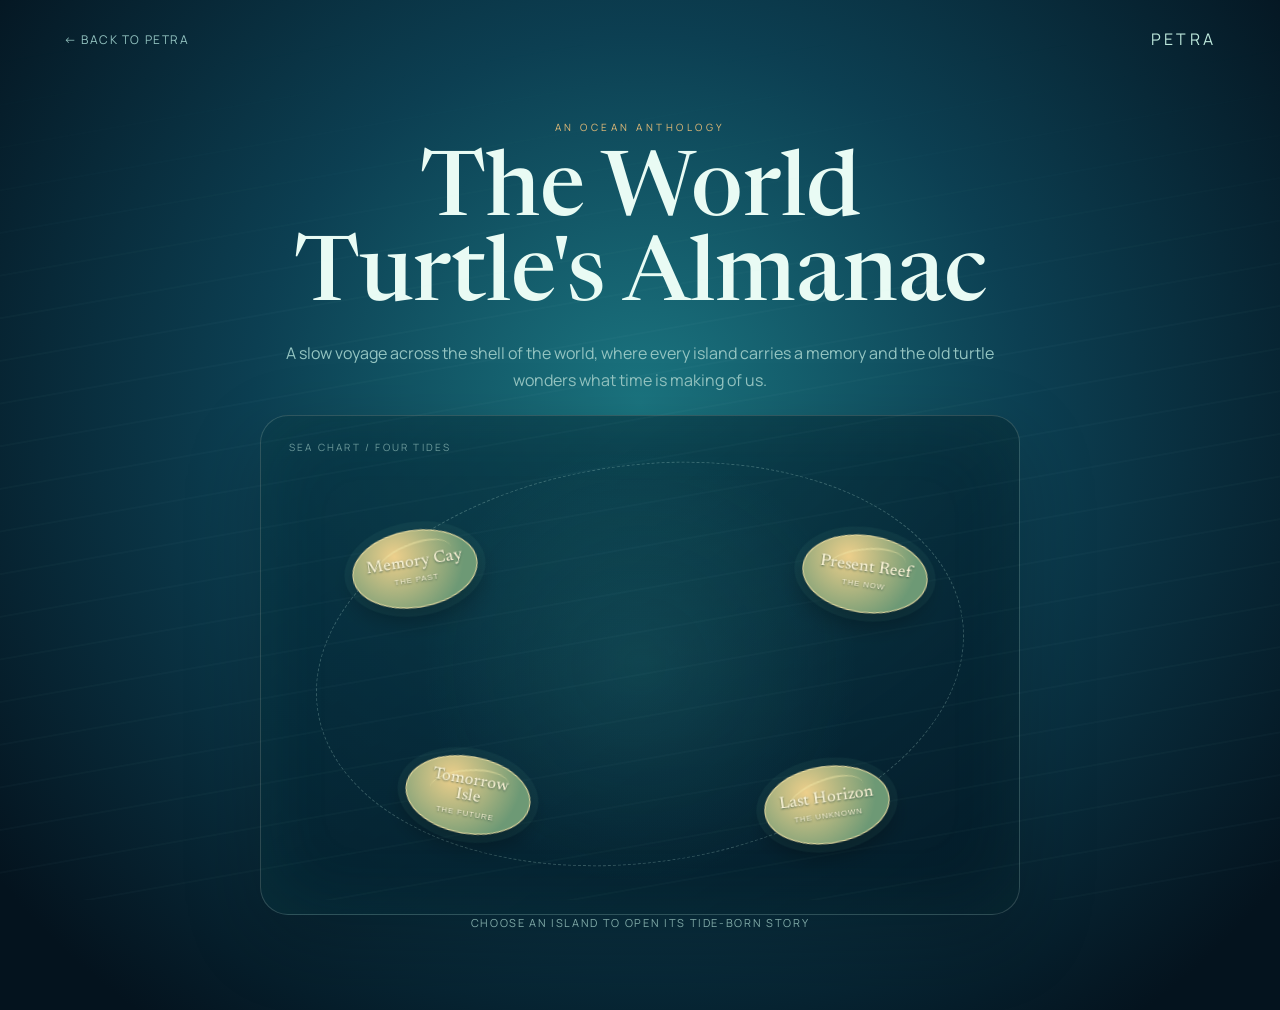
<file: ocean.html>
<!doctype html>
<html lang="en">
<head>
<meta charset="UTF-8"><meta name="viewport" content="width=device-width, initial-scale=1"><title>Petra | The World Turtle's Almanac</title>
<link rel="preconnect" href="https://fonts.googleapis.com"><link rel="preconnect" href="https://fonts.gstatic.com" crossorigin><link href="https://fonts.googleapis.com/css2?family=Manrope:wght@400;500;600&family=Newsreader:opsz,wght@6..72,400;6..72,500&display=swap" rel="stylesheet">
<style>
:root{--deep:#061d29;--sea:#0d5365;--foam:#bde8dc;--sand:#e3bb78;--ink:#e9fbf4;--muted:#94c4c1;--panel:rgba(5,35,45,.88)}*{box-sizing:border-box}html,body{margin:0;min-height:100%;background:var(--deep);color:var(--ink);font-family:Manrope,sans-serif}body{overflow-x:hidden;background:radial-gradient(ellipse at 50% 40%,#1b7580 0,#0c3f52 43%,#04131e 90%)}body:after{content:'';position:fixed;inset:0;pointer-events:none;opacity:.18;background:repeating-linear-gradient(170deg,transparent 0 18px,rgba(190,245,230,.15) 19px 20px,transparent 21px 42px);mask-image:linear-gradient(180deg,transparent,#000 35%,#000)}main{max-width:1200px;margin:auto;padding:28px 24px 80px}.top{display:flex;justify-content:space-between;align-items:center}.back{color:var(--muted);font-size:12px;letter-spacing:.13em;text-transform:uppercase;text-decoration:none}.mark{letter-spacing:.2em;color:var(--foam)}.intro{text-align:center;max-width:720px;margin:70px auto 20px}.eyebrow{color:var(--sand);letter-spacing:.35em;text-transform:uppercase;font-size:10px}.intro h1{font:500 clamp(2.8rem,7vw,6rem)/.95 Newsreader,serif;margin:18px 0}.intro p{color:var(--muted);line-height:1.7}.sea-stage{position:relative;height:min(62vw,560px);min-height:430px;margin:5px auto 0;max-width:1080px}.sea-stage:before{content:'';position:absolute;inset:15% 4%;border:1px solid rgba(189,232,220,.18);border-radius:50%;transform:rotate(-8deg);box-shadow:0 0 80px rgba(92,211,205,.12),inset 0 0 70px rgba(15,177,187,.12)}.turtle{position:absolute;left:50%;top:53%;width:290px;height:170px;transform:translate(-50%,-50%);filter:drop-shadow(0 24px 24px rgba(0,0,0,.3));animation:float 6s ease-in-out infinite}.shell{position:absolute;left:55px;top:25px;width:190px;height:120px;border-radius:50%;background:radial-gradient(circle at 38% 32%,#6ab7a7 0 8%,transparent 9%),repeating-radial-gradient(ellipse at 43% 48%,#255e68 0 17px,#3c8b83 18px 20px);border:3px solid #93d3b3;box-shadow:inset -18px -15px 0 rgba(2,45,55,.3)}.head{position:absolute;right:2px;top:62px;width:82px;height:58px;border-radius:55% 45% 45% 52%;background:#72b9a2;border:3px solid #b1e4c5}.head:after{content:'·  ·';position:absolute;top:14px;right:14px;color:#0b4550;font-weight:bold;letter-spacing:7px}.flipper{position:absolute;width:82px;height:35px;border-radius:80% 15%;background:#4b9b8c;border:2px solid #91d0b3}.f1{left:8px;top:19px;transform:rotate(-32deg)}.f2{left:3px;bottom:17px;transform:rotate(34deg)}.f3{right:35px;top:7px;transform:rotate(38deg)}.f4{right:28px;bottom:8px;transform:rotate(-38deg)}.tail{position:absolute;left:29px;top:75px;width:48px;height:35px;clip-path:polygon(100% 50%,0 0,20% 50%,0 100%);background:#4b9b8c}.thought{position:absolute;left:50%;top:3%;transform:translateX(-50%);width:min(320px,82vw);padding:18px 22px;border:1px solid rgba(230,250,231,.45);border-radius:50%;background:rgba(224,250,236,.92);color:#14535a;text-align:center;font:400 1.15rem Newsreader,serif;box-shadow:0 0 0 14px rgba(188,239,220,.08)}.thought:after{content:'•  •  •';position:absolute;bottom:-34px;left:44%;color:var(--foam);letter-spacing:6px}.island{position:absolute;z-index:2;border:1px solid rgba(225,196,123,.6);background:linear-gradient(145deg,#c99757,#6b8762);color:#f8f1d3;cursor:pointer;box-shadow:0 12px 25px rgba(0,0,0,.24);transition:.25s}.island:hover,.island:focus-visible{transform:scale(1.1) rotate(-2deg);box-shadow:0 0 0 5px rgba(227,187,120,.14),0 14px 30px rgba(0,0,0,.35)}.island b{font:500 1.1rem Newsreader,serif}.island small{display:block;margin-top:5px;font-size:9px;letter-spacing:.1em;text-transform:uppercase}.i1{left:4%;top:24%;width:120px;height:72px;border-radius:54% 45% 60% 37%;transform:rotate(-9deg)}.i2{right:5%;top:30%;width:105px;height:67px;border-radius:45% 60% 42% 55%;transform:rotate(8deg)}.i3{left:10%;bottom:12%;width:110px;height:68px;border-radius:55% 36% 64% 45%;transform:rotate(10deg)}.i4{right:12%;bottom:10%;width:130px;height:73px;border-radius:45% 65% 40% 58%;transform:rotate(-8deg)}.hint{text-align:center;color:var(--muted);font-size:11px;letter-spacing:.15em;text-transform:uppercase}.modal{position:fixed;inset:0;z-index:5;display:grid;place-items:center;padding:20px;background:rgba(3,20,29,.7);backdrop-filter:blur(10px);opacity:0;pointer-events:none;transition:.3s}.modal.open{opacity:1;pointer-events:auto}.reading{position:relative;width:min(580px,100%);padding:42px 38px;background:var(--panel);border:1px solid rgba(189,232,220,.3);border-radius:22px;box-shadow:0 25px 100px #02141c}.close{position:absolute;right:18px;top:15px;width:34px;height:34px;border-radius:50%;border:1px solid rgba(189,232,220,.3);background:transparent;color:var(--ink);font-size:22px;cursor:pointer}.label{color:var(--sand);font-size:10px;letter-spacing:.2em}.reading h2{font:500 2.8rem Newsreader,serif;margin:14px 0}.reading p{white-space:pre-line;color:#cce8df;font:400 1.1rem/1.9 Newsreader,serif;margin:0}@keyframes float{50%{transform:translate(-50%,-56%) rotate(-1deg)}}@media(max-width:650px){main{padding-inline:16px}.intro{margin-top:52px}.sea-stage{height:560px}.thought{top:1%}.turtle{top:52%;transform:translate(-50%,-50%) scale(.78)}.i1{left:0;top:29%}.i2{right:0;top:36%}.i3{left:2%;bottom:9%}.i4{right:1%;bottom:6%}.reading{padding:36px 24px}.reading h2{font-size:2.25rem}}
.turtle{z-index:1}.island{z-index:3}
.turtle{filter:drop-shadow(0 28px 28px rgba(0,0,0,.4)) drop-shadow(0 0 20px rgba(143,229,202,.2))}.shell{background:radial-gradient(circle at 34% 28%,rgba(223,250,203,.42) 0 4%,transparent 5%),repeating-radial-gradient(ellipse at 43% 48%,#194c5b 0 16px,#318075 17px 19px);box-shadow:inset -22px -18px 0 rgba(2,45,55,.32),inset 12px 10px 18px rgba(184,238,193,.2)}.head{box-shadow:inset -10px -8px 0 rgba(34,103,93,.22),0 0 15px rgba(137,220,179,.16)}.island{background:linear-gradient(145deg,rgba(225,190,116,.96),rgba(78,126,102,.96));border:1px solid rgba(242,225,166,.8);border-radius:48% 52% 55% 45%;text-shadow:0 1px 2px rgba(19,57,52,.6)}.island:after{content:'';position:absolute;inset:12px 20px 28px;border-radius:50%;border-top:2px solid rgba(239,231,167,.45);transform:rotate(-13deg);pointer-events:none}.island:hover,.island:focus-visible{transform:scale(1.1) rotate(-2deg);background:linear-gradient(145deg,#efc979,#659775)}
.turtle,.thought{display:none!important}.sea-stage{height:min(58vw,500px);min-height:380px;max-width:760px;border:1px solid rgba(189,232,220,.22);border-radius:28px;background:radial-gradient(circle at 50% 50%,rgba(52,157,157,.18),transparent 48%),linear-gradient(145deg,rgba(4,43,57,.55),rgba(3,22,34,.72));box-shadow:inset 0 0 80px rgba(81,211,201,.08),0 25px 80px rgba(0,0,0,.2);overflow:hidden}.sea-stage:before{inset:10% 7%;border:1px dashed rgba(189,232,220,.26);border-radius:50%;transform:rotate(-8deg);box-shadow:none}.sea-stage:after{content:'SEA CHART  /  FOUR TIDES';position:absolute;left:28px;top:24px;color:rgba(189,232,220,.55);font-size:10px;letter-spacing:.22em;z-index:1}.sea-stage:global{isolation:isolate}.island{z-index:3;width:126px!important;height:78px!important;padding:12px 10px;border-radius:50%!important;background:radial-gradient(circle at 35% 30%,#edcf8b,#6d9975 72%)!important;border:1px solid rgba(242,225,166,.9);box-shadow:0 0 0 8px rgba(124,214,178,.06),0 12px 25px rgba(0,0,0,.3);transition:transform .3s ease,box-shadow .3s ease}.island:after{inset:12px 22px 28px}.island b{font-size:1.05rem}.island small{font-size:8px}.i1{left:12%;top:23%}.i2{right:12%;top:24%}.i3{left:19%;bottom:16%}.i4{right:17%;bottom:14%}.island:hover,.island:focus-visible{transform:scale(1.12)!important;box-shadow:0 0 0 10px rgba(124,214,178,.1),0 16px 30px rgba(0,0,0,.4)}.painted-art{display:none}
</style><script src="art-engine.js" defer></script></head>
<body><main><nav class="top"><a class="back" href="index.html">← Back to Petra</a><span class="mark">PETRA</span></nav><header class="intro"><div class="eyebrow">An ocean anthology</div><h1>The World Turtle's Almanac</h1><p>A slow voyage across the shell of the world, where every island carries a memory and the old turtle wonders what time is making of us.</p></header><section class="sea-stage" aria-label="World turtle and story islands"><div class="thought" id="thought">Where does a life go when yesterday becomes a wave, today a shore, and tomorrow only a shape beneath the water?</div><div class="turtle" aria-hidden="true"><div class="flipper f1"></div><div class="flipper f2"></div><div class="flipper f3"></div><div class="flipper f4"></div><div class="tail"></div><div class="shell"></div><div class="head"></div></div><button class="island i1" data-story="past"><b>Memory Cay</b><small>the past</small></button><button class="island i2" data-story="now"><b>Present Reef</b><small>the now</small></button><button class="island i3" data-story="future"><b>Tomorrow Isle</b><small>the future</small></button><button class="island i4" data-story="edge"><b>Last Horizon</b><small>the unknown</small></button></section><div class="hint">Choose an island to open its tide-born story</div></main><div class="modal" id="modal"><article class="reading"><button class="close" aria-label="Close">×</button><div class="label" id="reading-label"></div><h2 id="reading-title"></h2><p id="reading-copy"></p></article></div><script>const stories={past:['01 · MEMORY CAY','The Island That Stayed','The old turtle remembers when the sea was smaller, or perhaps when its heart was larger. On this shore, shells keep the voices of the dead.\n\nA child asks, “If I carry yesterday, am I carrying it forward, or am I the one being carried?” The tide answers by returning what no one thought they had lost.'],now:['02 · PRESENT REEF','A Country of Small Arrivals','Here, every hour arrives as a bright fish and vanishes before it can be named.\n\nThe turtle rests beneath the reef and asks, “Is a moment a home if I am already leaving it?” Coral grows anyway, patient with the question.'],future:['03 · TOMORROW ISLE','The Unbuilt Shore','No map can promise this island will remain. Its sand rearranges itself beneath each footstep.\n\nThe turtle looks toward the blank water. “If I cannot see tomorrow, why do I keep swimming?” Behind it, the wake closes like a door; ahead, the horizon opens like one.'],edge:['04 · LAST HORIZON','What the Water Refuses','At the farthest rim, sea becomes sky and sky forgets its name.\n\nThe turtle asks whether an ending is only a shore viewed from the wrong direction. No island answers. Still, the turtle continues, carrying four small worlds upon its back.']};const modal=document.getElementById('modal');document.querySelectorAll('.island').forEach(b=>b.onclick=()=>{const s=stories[b.dataset.story];document.getElementById('reading-label').textContent=s[0];document.getElementById('reading-title').textContent=s[1];document.getElementById('reading-copy').textContent=s[2];modal.classList.add('open')});document.querySelector('.close').onclick=()=>modal.classList.remove('open');modal.onclick=e=>{if(e.target===modal)modal.classList.remove('open')};document.onkeydown=e=>{if(e.key==='Escape')modal.classList.remove('open')};</script></body></html>
</file>
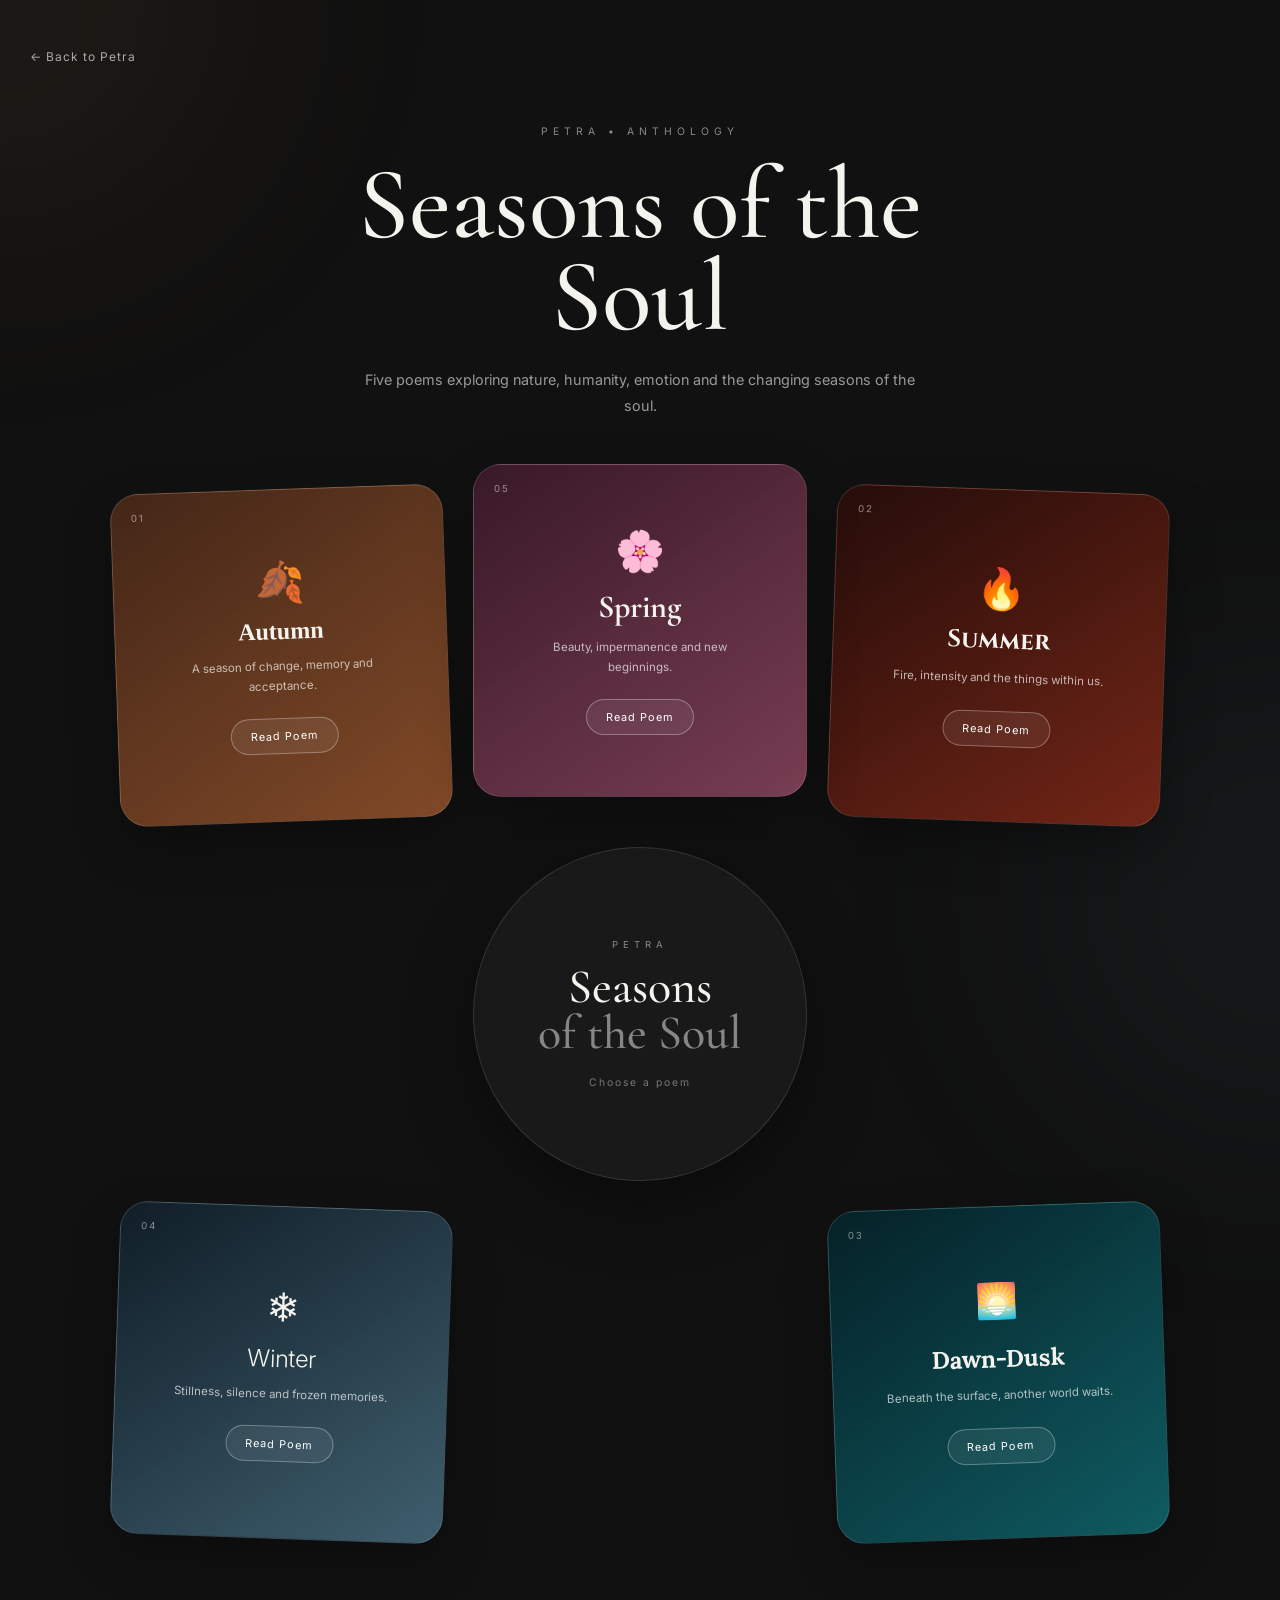
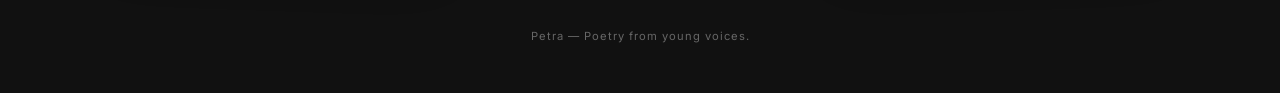
<file: seasons.html>
<!DOCTYPE html>
<html lang="en">

<head>

    <!-- =====================================================
         PETRA — SEASONS OF THE SOUL
         ANTHOLOGY PAGE
    ====================================================== -->

    <meta charset="UTF-8">

    <meta name="viewport"
          content="width=device-width, initial-scale=1.0">

    <title>Petra | Seasons of the Soul</title>


    <!-- =====================================================
         GOOGLE FONTS
    ====================================================== -->

    <link rel="preconnect"
          href="https://fonts.googleapis.com">

    <link rel="preconnect"
          href="https://fonts.gstatic.com"
          crossorigin>

    <link href="https://fonts.googleapis.com/css2?family=Cormorant+Garamond:wght@400;500;600;700&family=Inter:wght@300;400;500;600&family=Cinzel:wght@400;500;600&family=Lora:ital,wght@0,400;0,500&display=swap"
          rel="stylesheet">


    <!-- =====================================================
         YOUR CSS
    ====================================================== -->

    <link rel="stylesheet"
          href="seasons-of-the-soul.css">

</head>


<body>


    <!-- =====================================================
         BACKGROUND
    ====================================================== -->

    <div class="background-glow glow-one"></div>

    <div class="background-glow glow-two"></div>


    <!-- =====================================================
         MAIN PAGE
    ====================================================== -->

    <main class="page">


        <!-- =================================================
             BACK TO PETRA
        ================================================== -->

        <a href="index.html"
           class="back-button">

            ← Back to Petra

        </a>


        <!-- =================================================
             ANTHOLOGY HEADER
        ================================================== -->

        <header class="anthology-header">

            <p class="eyebrow">
                PETRA • ANTHOLOGY
            </p>

            <h1>
                Seasons of the Soul
            </h1>

            <p class="intro">

                Five poems exploring nature,
                humanity, emotion and the
                changing seasons of the soul.

            </p>

        </header>


        <!-- =================================================
             POEM WHEEL
        ================================================== -->

        <section class="poem-wheel">


            <!-- =================================================
                 CENTER
            ================================================== -->

            <div class="wheel-center">

                <span class="center-small">
                    PETRA
                </span>

                <h2>
                    Seasons
                    <span>of the Soul</span>
                </h2>

                <p>
                    Choose a poem
                </p>

            </div>


            <!-- =================================================
                 AUTUMN
            ================================================== -->

            <article class="poem-card autumn-card">

                <div class="poem-cover">

                    <span class="poem-number">
                        01
                    </span>

                    <div class="card-symbol">
                        🍂
                    </div>

                    <h3>
                        Autumn
                    </h3>

                    <p>
                        A season of change,
                        memory and acceptance.
                    </p>

                    <!-- IMPORTANT:
                         This button opens #autumn-poem -->

                    <button
                        type="button"
                        class="read-button"
                        data-poem="autumn-poem">

                        Read Poem

                    </button>

                </div>


                <!-- =================================================
                     AUTUMN POEM
                ================================================== -->

                <div class="poem-content"
                     id="autumn-poem">

                    <button
                        type="button"
                        class="close-button">

                        ×

                    </button>

                    <span class="poem-label">
                        SEASONS OF THE SOUL • 01
                    </span>

                    <h2>
                        Autumn
                    </h2>

                    <div class="poem-text">

                        
<p>
    All good things come to a bitter end.<br>
    The trees shed their precious leaves,<br>
    the birds fly for distant miles<br>
    in a desperate search<br>
    for a home of comfort.
</p>

<p>
    The fearsome bear yields,<br>
    for it knows the times to come are cruel.<br>
    The largest and smallest of creatures<br>
    bend beneath<br>
    the coming cruelty.
</p>

<p>
    Yet the earth remains still warm,<br>
    though not as it was before the beginning.<br>
    It is not the end—<br>
    only a season<br>
    deceiving the blinded.
</p>

<p>
    For who among us<br>
    can truly know what comes next?
</p>

<p>
    We walk beneath changing skies<br>
    with no promise of tomorrow,<br>
    and still we move forward,<br>
    trying, failing,<br>
    loving what may one day leave us.
</p>

<p>
    Perhaps that is why we hold each other<br>
    so tightly—<br>
    because grief is not born<br>
    from losing what meant nothing,<br>
    but from losing what once felt<br>
    like home.
</p>

<p>
    The human heart and soul,<br>
    blinded by love,<br>
    move through the seasons:<br>
    the calm before the storm,<br>
    the pain to come,<br>
    distant yet real.
</p>

<p>
    We desire peace,<br>
    yet carry the means to destroy it.<br>
    We pray for gentle hands,<br>
    yet our own hands<br>
    are capable of setting the world ablaze.
</p>

<p>
    We hate the suffering<br>
    we are willing to create.
</p>

<p>
    Perhaps it is because<br>
    we fear what we cannot understand.<br>
    Perhaps it is because<br>
    we cannot bear to stand still<br>
    while the future remains unknown.
</p>

<p>
    So we try.
</p>

<p>
    We build.<br>
    We break.<br>
    We forgive.<br>
    We abandon.<br>
    We love.
</p>

<p>
    And sometimes,<br>
    we hurt the very people<br>
    whose hearts beat<br>
    with the same fear as ours.
</p>

<p>
    Do they not grieve as we grieve?<br>
    Do they not love as we love?<br>
    Are we not all<br>
    mere men among men,<br>
    carrying fragile hearts<br>
    through a world none of us<br>
    were given the power to understand?
</p>

<p>
    We tell ourselves lies<br>
    because the truth is uncertain.
</p>

<p>
    We choose to remain blind<br>
    because seeing the storm ahead<br>
    does not grant us the power<br>
    to stop it.
</p>

<p>
    Yet somewhere within,<br>
    we all know what is to come.
</p>

<p>
    And still,<br>
    we hope.
</p>

<p>
    Still,<br>
    we love.
</p>

<p>
    Still,<br>
    we reach for one another<br>
    beneath a sky<br>
    that could change at any moment.
</p>

<p>
    Perhaps that is humanity's greatest contradiction:
</p>

<p>
    We long for peace<br>
    while preparing for war.
</p>

<p>
    We fear the flames<br>
    yet sometimes become the fire.
</p>

<p>
    We know that everything ends,<br>
    yet we love as though<br>
    it never will.
</p>

<p>
    The seasons change.<br>
    The leaves fall.<br>
    The earth grows cold<br>
    and warm again.
</p>

<p>
    And the human heart—<br>
    knowing nothing of tomorrow,<br>
    afraid of everything it may lose,<br>
    still choosing to love—
</p>

<p>
    remains<br>
    beautifully naive.
</p>
```


                    </div>

                </div>

            </article>


            <!-- =================================================
                 SUMMER
            ================================================== -->

            <article class="poem-card inferno-card">

                <div class="poem-cover">

                    <span class="poem-number">
                        02
                    </span>

                    <div class="card-symbol">
                        🔥
                    </div>

                    <h3>
                        Summer
                    </h3>

                    <p>
                        Fire, intensity and
                        the things within us.
                    </p>

                    <button
                        type="button"
                        class="read-button"
                        data-poem="inferno-poem">

                        Read Poem

                    </button>

                </div>


                <div class="poem-content"
                     id="inferno-poem">

                    <button
                        type="button"
                        class="close-button">

                        ×

                    </button>

                    <span class="poem-label">
                        SEASONS OF THE SOUL • 02
                    </span>

                    <h2>
                        Summer
                    </h2>

                    <div class="poem-text">

                       ```
<p>
    The fields are heavy with harvest,<br>
    golden beneath the summer sun.<br>
    The earth gives freely,<br>
    and the hands that once planted<br>
    now gather what they have grown.
</p>

<p>
    The rivers run gently,<br>
    the winds carry laughter,<br>
    and children chase one another<br>
    beneath a sky untouched by war.
</p>

<p>
    What a beautiful thing—<br>
    to be young enough<br>
    to believe the world<br>
    will always remain this way.
</p>

<p>
    A child looks toward the table,<br>
    counting the faces around it.<br>
    Mother.<br>
    Father.<br>
    Brother.<br>
    Sister.
</p>

<p>
    And somewhere within that small heart<br>
    comes a quiet thought:
</p>

<p>
    <em>
        Will we always eat together?<br>
        Will Father always come home?<br>
        Will Mother always laugh like this?<br>
        Will tomorrow look like today?
    </em>
</p>

<p>
    The child does not know<br>
    that peace is not promised.<br>
    So they cherish the moment<br>
    without knowing<br>
    how precious it is.
</p>

<p>
    They run through the fields,<br>
    their laughter rising with the birds,<br>
    believing happiness<br>
    is something that simply exists.
</p>

<p>
    And perhaps it should be.
</p>

<p>
    But is it not strange<br>
    how easily we call peace ordinary<br>
    when there are those<br>
    who would give everything<br>
    to hear a child's laughter again?
</p>

<p>
    The parent watches from the doorway,<br>
    smiling at the little things:<br>
    muddy feet,<br>
    crooked smiles,<br>
    arguments forgotten before sunset.
</p>

<p>
    They have worked for this harvest.<br>
    They have prayed for this peace.<br>
    They have endured the seasons<br>
    so their children would not have to.
</p>

<p>
    Yet even while watching,<br>
    a fear remains hidden beneath the joy.
</p>

<p>
    What if tomorrow takes it all?
</p>

<p>
    What if the house becomes empty?<br>
    What if the laughter becomes silence?<br>
    What if the hands they hold today<br>
    become memories tomorrow?
</p>

<p>
    The parent knows what the child does not:
</p>

<p>
    Peace is beautiful<br>
    precisely because it can be lost.
</p>

<p>
    And still,<br>
    the human heart is selfish.
</p>

<p>
    We want more.<br>
    More food.<br>
    More comfort.<br>
    More years.<br>
    More laughter around the table.
</p>

<p>
    Is that selfishness,<br>
    or simply the soul<br>
    refusing to let go<br>
    of what it loves?
</p>

<p>
    Somewhere beyond the fields,<br>
    another child watches the same summer sky.
</p>

<p>
    But there is no mother calling them home.<br>
    No father waiting at the door.<br>
    No familiar voice<br>
    asking how their day was.
</p>

<p>
    They remember another summer—<br>
    before the war took everything.
</p>

<p>
    Before the house was silent.<br>
    Before the names they loved<br>
    became names they could only remember.
</p>

<p>
    The harvest grows,<br>
    children laugh,<br>
    families gather,<br>
    and the world continues.
</p>

<p>
    But what does abundance mean<br>
    to someone who has nothing left to gather?
</p>

<p>
    What does peace mean<br>
    to the child<br>
    who learned too early<br>
    that peace can disappear?
</p>

<p>
    Perhaps that is the cruelty of summer:<br>
    it reminds us of everything<br>
    worth protecting.
</p>

<p>
    The golden fields.<br>
    The warm homes.<br>
    The voices around the table.<br>
    The innocent laughter of children.
</p>

<p>
    We call these things ordinary<br>
    because we are fortunate enough<br>
    to have them.
</p>

<p>
    But should we?
</p>

<p>
    How many people must lose their homes<br>
    before we understand what a home means?<br>
    How many children must lose their families<br>
    before we cherish our own?<br>
    How much peace must be destroyed<br>
    before we learn to protect it?
</p>

<p>
    The child wants only<br>
    for everyone to remain together.
</p>

<p>
    The parent wants only<br>
    for the child to grow old<br>
    without learning the language of war.
</p>

<p>
    The orphan wants only<br>
    what the others have:<br>
    someone to come home to.
</p>

<p>
    Three souls beneath the same sun,<br>
    wanting different things,<br>
    yet bound by the same human longing—<br>
    to love,<br>
    to be loved,<br>
    and to keep what we cannot control.
</p>

<p>
    Perhaps the human soul<br>
    is not measured<br>
    by how much it possesses,<br>
    but by how deeply<br>
    it cherishes what it has.
</p>

<p>
    Summer will end.<br>
    The harvest will be gathered.<br>
    The children will grow.<br>
    The parents will age.
</p>

<p>
    And one day,<br>
    even this peace<br>
    will become a memory.
</p>

<p>
    So while the sun still shines,<br>
    while the table is full,<br>
    while the laughter still fills the house—
</p>

<p>
    Why do we wait for loss<br>
    to teach us gratitude?
</p>

<p>
    Why do we destroy<br>
    what we spend our lives<br>
    praying to keep?
</p>

<p>
    Perhaps this is the human soul:<br>
    selfish enough to want forever,<br>
    fragile enough to fear tomorrow,<br>
    yet capable of finding joy<br>
    in a single summer evening<br>
    spent beside the people<br>
    it calls home.
</p>

<p>
    And perhaps,<br>
    for one moment,<br>
    that should be enough.
</p>
```


                    </div>

                </div>

            </article>


            <!-- =================================================
                 REEF
            ================================================== -->

            <article class="poem-card reef-card">

                <div class="poem-cover">

                    <span class="poem-number">
                        03
                    </span>

                    <div class="card-symbol">
                        <img
                            src="dawn-dusk (1).png"
                            alt="Dawn-Dusk"
                            class="dawn-dusk-image">
                    </div>

                    <h3>
                        Dawn-Dusk
                    </h3>

                    <p>
                        Beneath the surface,
                        another world waits.
                    </p>

                    <button
                        type="button"
                        class="read-button"
                        data-poem="reef-poem">

                        Read Poem

                    </button>

                </div>


                <div class="poem-content"
                     id="reef-poem">

                    <button
                        type="button"
                        class="close-button">

                        ×

                    </button>

                    <span class="poem-label">
                        SEASONS OF THE SOUL • 03
                    </span>

                    <h2>
                     Dawn - Dusk
                    </h2>

                    <div class="poem-text">

                        <p>
    Dawn does not arrive.<br>
    It is earned,<br>
    the way anything earned<br>
    is given slowly,<br>
    in a color we don't notice<br>
    until it is already morning.
</p>

<p>
    Somewhere a mother wakes first,<br>
    counting heartbeats<br>
    before she counts anything else—<br>
    who is breathing,<br>
    who is still beside her,<br>
    who the night did not take.
</p>

<p>
    She has learned to do this quietly,<br>
    so the fear does not wake the others.<br>
    So the house still feels<br>
    like a house,<br>
    and not like a wound<br>
    waiting to reopen.
</p>

<p>
    The light is young here.<br>
    It does not yet know<br>
    what the day will ask of it.<br>
    Neither do we.
</p>

<p>
    Somewhere else,<br>
    a soldier watches the same light<br>
    rise over unfamiliar ground,<br>
    and wonders if his mother<br>
    is counting heartbeats too,<br>
    two thousand miles<br>
    and one prayer away.
</p>

<p>
    He does not tell her<br>
    what the night was like.<br>
    Some things are too heavy<br>
    to send home<br>
    in a letter.
</p>

<p>
    By midmorning<br>
    the fear is only a rumor<br>
    we tell ourselves<br>
    to stay alert,<br>
    not yet a certainty—<br>
    though certainty<br>
    is always closer<br>
    than we admit.
</p>

<p>
    A child waits by the window,<br>
    not for anything in particular,<br>
    just waiting,<br>
    the way children wait<br>
    when they have learned<br>
    that people they love<br>
    do not always come home<br>
    on time.
</p>

<p>
    Noon is the hardest light.<br>
    It shows us<br>
    exactly what we are,<br>
    no shadow to hide in,<br>
    no excuse for looking away<br>
    from what we've done<br>
    or failed to do.
</p>

<p>
    This is when the work is done.<br>
    Not the easy work of hoping—<br>
    the other kind.<br>
    The kind that calluses the hand<br>
    and softens nothing.<br>
    The kind no one applauds.
</p>

<p>
    We ache by early afternoon.<br>
    Every day carries<br>
    a small war in it,<br>
    a short and private battle<br>
    we cross alone,<br>
    even surrounded by people<br>
    who love us.
</p>

<p>
    And still—<br>
    we cross it.
</p>

<p>
    We do not always know why.<br>
    Perhaps because stopping<br>
    feels like surrender.<br>
    Perhaps because somewhere<br>
    a child is still waiting<br>
    by a window,<br>
    and waiting deserves<br>
    an answer.
</p>

<p>
    By late afternoon<br>
    the light turns generous,<br>
    forgiving the harsh work of noon,<br>
    gilding the same hands<br>
    that hardened an hour before.
</p>

<p>
    A father comes home.<br>
    Not every father.<br>
    Not every day.<br>
    But this one, this time,<br>
    the door opens<br>
    and it is him.
</p>

<p>
    A child counts the faces<br>
    at the table again,<br>
    relieved without knowing why<br>
    relief was necessary—<br>
    too young still<br>
    to understand<br>
    how easily<br>
    a table can go quiet.
</p>

<p>
    Somewhere else,<br>
    a door does not open.<br>
    A table stays<br>
    one place short.<br>
    A mother sets it anyway,<br>
    out of habit,<br>
    or hope,<br>
    or something<br>
    she cannot yet name<br>
    as grief.
</p>

<p>
    We do not speak of this enough—<br>
    how one house can fill with laughter<br>
    while another, down the same road,<br>
    fills only with silence,<br>
    and the sun does not know<br>
    the difference.<br>
    It warms them both the same.
</p>

<p>
    Dusk comes like a widow's hand<br>
    finally warm again,<br>
    like a child's laugh<br>
    grown fluent,<br>
    like a soldier's letter<br>
    arriving three weeks late<br>
    and still, somehow,<br>
    exactly on time.
</p>

<p>
    Color spills across the sky<br>
    the way blood once spilled<br>
    across the frozen wasteland—<br>
    except now it means<br>
    something closer to grace,<br>
    something closer<br>
    to being forgiven<br>
    for surviving<br>
    when others did not.
</p>

<p>
    We were clay, fired and softened.<br>
    We were frost, and then the thaw.<br>
    We were the wound<br>
    and the hand<br>
    that pressed against it.
</p>

<p>
    Now we are only this—<br>
    tired,<br>
    warm,<br>
    still standing,<br>
    still breathing,<br>
    still reaching for the ones beside us<br>
    as if reaching<br>
    were the only prayer<br>
    we know how to finish.
</p>

<p>
    Night will come,<br>
    as it always does.<br>
    But we no longer flinch from it<br>
    the way we once did.
</p>

<p>
    We have learned<br>
    that darkness is not always winter.<br>
    Sometimes it is only rest,<br>
    the earth exhaling,<br>
    the sky closing its one warm eye<br>
    so it can open it again<br>
    tomorrow,<br>
    on someone else's dawn,<br>
    someone else's ache,<br>
    someone else's table<br>
    finally, mercifully, full.
</p>

<p>
    Dawn to dusk—<br>
    this is the whole of it.
</p>

<p>
    Not a war against the cold.<br>
    Not a debt owed to the light.<br>
    Not a promise that tomorrow<br>
    will look like today.
</p>

<p>
    Only a single day,<br>
    carried honestly,<br>
    by every hand willing to carry it—<br>
    the mother's, the soldier's,<br>
    the child's at the window,<br>
    the widow's, the father's,<br>
    ours—
</p>

<p>
    from one soft dark<br>
    into another,<br>
    and somehow,<br>
    still grateful<br>
    to have made it<br>
    this far.
</p>

                    </div>

                </div>

            </article>


            <!-- =================================================
                 ICE
            ================================================== -->

            <article class="poem-card ice-card">

                <div class="poem-cover">

                    <span class="poem-number">
                        04
                    </span>

                    <div class="card-symbol">
                        ❄
                    </div>

                    <h3>
                        Winter
                    </h3>

                    <p>
                        Stillness, silence and
                        frozen memories.
                    </p>

                    <button
                        type="button"
                        class="read-button"
                        data-poem="ice-poem">

                        Read Poem

                    </button>

                </div>


                <div class="poem-content"
                     id="ice-poem">

                    <button
                        type="button"
                        class="close-button">

                        ×

                    </button>

                    <span class="poem-label">
                        SEASONS OF THE SOUL • 04
                    </span>

                    <h2>
                        Winter
                    </h2>

                    <div class="poem-text">

                       <p>
    The times are tough.<br>
    The trees stand barren,<br>
    their branches reaching<br>
    toward a sky that gives nothing.
</p>

<p>
    The land lies buried<br>
    beneath snow and frost.<br>
    The mighty glacier<br>
    swallows the sad and meek.
</p>

<p>
    Snow blankets the earth,<br>
    hiding the sins of the dark.<br>
    Death looms over the soft-hearted,<br>
    while crimson rivers<br>
    cross the frozen wasteland.
</p>

<p>
    Hearts turn to stone—<br>
    cold and lifeless.<br>
    Fangs sink into the prideful<br>
    and the slothful.
</p>

<p>
    Hunger devours the gluttonous.<br>
    The selfish lay down,<br>
    alone and defeated.
</p>

<p>
    The wind roars.<br>
    Death runs rampant.<br>
    Hunger and thirst—<br>
    killers of all.
</p>

<p>
    May mercy<br>
    be shown to the kind soul.
</p>

<p>
    The kindred souls<br>
    comfort one another.<br>
    The widow longs<br>
    for the touch of her lover.<br>
    The child grieves<br>
    for the days of peace and joy,<br>
    now distant and gone.
</p>

<p>
    The cold reflects<br>
    in the eyes<br>
    of those once dearest.
</p>

<p>
    Wrath overcomes love.<br>
    We turn against the small and weak.<br>
    We inflict upon others<br>
    the pain we carry within ourselves.
</p>

<p>
    The human soul—<br>
    frozen by a sorrow<br>
    it was never meant to hold.
</p>

<p>
    The world we live in<br>
    freezes what was once warm.<br>
    Clouds of hatred and fear<br>
    block out the sun.
</p>

<p>
    To survive,<br>
    we become the monsters.<br>
    We burn what threatens us<br>
    to protect what remains.
</p>

<p>
    Can you really blame us?
</p>

<p>
    We were born warm and gentle.<br>
    Now we are brutal and cold.
</p>

<p>
    In this world,<br>
    survival drives us<br>
    to abandon<br>
    our humanity as a whole.
</p>

<p>
    Did we choose this?
</p>

<p>
    Were we not clay,<br>
    molded by the hands<br>
    of the world?
</p>

<p>
    Were we not shaped<br>
    by every wound,<br>
    every loss,<br>
    every winter<br>
    we were forced to endure?
</p>

<p>
    Perhaps the cruelest thing<br>
    about winter<br>
    is not the cold.
</p>

<p>
    It is what the cold<br>
    teaches us to become.
</p>

<p>
    And when spring finally comes,<br>
    when the frost begins to fade,<br>
    will there still be warmth<br>
    left within us?
</p>

<p>
    Or will we have frozen so deeply<br>
    that even the sun<br>
    can no longer reach the soul?
</p>


                    </div>

                </div>

            </article>


            <!-- =================================================
                 CHERRY BLOSSOM
            ================================================== -->

            <article class="poem-card cherry-card">

                <div class="poem-cover">

                    <span class="poem-number">
                        05
                    </span>

                    <div class="card-symbol">
                        🌸
                    </div>

                    <h3>
                      Spring
                    </h3>

                    <p>
                        Beauty, impermanence
                        and new beginnings.
                    </p>

                    <button
                        type="button"
                        class="read-button"
                        data-poem="cherry-poem">

                        Read Poem

                    </button>

                </div>


                <div class="poem-content"
                     id="cherry-poem">

                    <button
                        type="button"
                        class="close-button">

                        ×

                    </button>

                    <span class="poem-label">
                        SEASONS OF THE SOUL • 05
                    </span>

                    <h2>
                        Spring
                    </h2>

                    <div class="poem-text">

                        <p>
    The frost releases<br>
    its grip, slow and unsure,<br>
    as if even the cold<br>
    forgets how to hold on.
</p>

<p>
    The sky remembers blue.<br>
    Light returns,<br>
    not as a stranger,<br>
    but as something we once knew.
</p>

<p>
    The glacier weeps—<br>
    not in defeat,<br>
    but in release.<br>
    What it swallowed all winter<br>
    it slowly gives back.
</p>

<p>
    Green pushes through<br>
    the wreckage of white.<br>
    It does not ask permission.<br>
    It simply insists on living.
</p>

<p>
    The soil, once a grave,<br>
    becomes a cradle.<br>
    What we buried<br>
    did not all die.<br>
    Some of it was only sleeping.
</p>

<p>
    Rivers unfreeze<br>
    and remember their names.<br>
    They carry the crimson away,<br>
    diluting it in miles of current<br>
    until it is only water again.
</p>

<p>
    We asked, when winter ended,<br>
    if any warmth would be left in us.
</p>

<p>
    Here is the answer:<br>
    warmth does not return whole.<br>
    It returns in pieces—<br>
    a hand unclenched,<br>
    a door left unlocked,<br>
    a stranger offered bread<br>
    before we ask what they did<br>
    to survive.
</p>

<p>
    The widow steps outside.<br>
    The sun does not undo her loss.<br>
    It only warms the shoulders<br>
    that carry it now.
</p>

<p>
    The child laughs once,<br>
    uncertain at first—<br>
    like someone remembering<br>
    a language they were told to forget.
</p>

<p>
    We do not become gentle again<br>
    all at once.<br>
    The claws do not vanish.<br>
    We only learn, slowly,<br>
    to open the hand<br>
    that made them.
</p>

<p>
    Perhaps this is what spring is—<br>
    not innocence returned,<br>
    but the choice, made again,<br>
    to be soft in a world<br>
    that taught us otherwise.
</p>

<p>
    We were clay once.<br>
    Winter fired us hard.<br>
    But even fired clay<br>
    can hold water,<br>
    can hold flowers,<br>
    can hold something<br>
    other than survival.
</p>

<p>
    The wounds do not close.<br>
    They bloom instead—<br>
    strange flowers<br>
    growing from the places<br>
    that once only ached.
</p>

<p>
    Can you really blame the earth<br>
    for trying again?
</p>

<p>
    Everything that survived<br>
    is still here,<br>
    reaching—<br>
    not because it has forgotten<br>
    what the cold taught it,<br>
    but because it remembers<br>
    something older:
</p>

<p>
    that it was born to grow.
</p>

<p>
    And when summer comes,<br>
    when the thaw is finished<br>
    and the frost is only memory,<br>
    will we recognize<br>
    the warmth as ours—<br>
    or will we flinch,<br>
    still waiting<br>
    for winter to return?
</p>

<p>
    Perhaps that, too,<br>
    is part of spring:<br>
    learning to trust<br>
    the sun again.
</p>

                    </div>

                </div>

            </article>


        </section>


        <!-- =================================================
             FOOTER
        ================================================== -->

        <footer class="site-footer">

            <p>
                Petra — Poetry from young voices.
            </p>

        </footer>


    </main>



    <!-- =====================================================
         JAVASCRIPT
    ====================================================== -->

    <script src="seasons-of-the-soul.js">

    </script>


</body>

</html>
</file>
<file: seasons-of-the-soul.css>
/* ============================================================
   PETRA
   SEASONS OF THE SOUL
   ANTHOLOGY-SPECIFIC STYLESHEET
============================================================ */


/* ============================================================
   01 — RESET
============================================================ */

* {
    margin: 0;
    padding: 0;
    box-sizing: border-box;
}


/* ============================================================
   02 — BODY
============================================================ */

body {

    min-height: 100vh;

    background: #111;

    color: #F5F3EE;

    font-family: "Inter", sans-serif;

    overflow-x: hidden;

}


/* ============================================================
   03 — PAGE
============================================================ */

.page {

    position: relative;

    min-height: 100vh;

    padding: 45px 30px 50px;

}


/* ============================================================
   04 — BACKGROUND GLOW
============================================================ */

.background-glow {

    position: fixed;

    width: 500px;
    height: 500px;

    border-radius: 50%;

    filter: blur(130px);

    opacity: 0.07;

    pointer-events: none;

    z-index: -1;

}


/* LEFT GLOW */

.glow-one {

    top: -250px;
    left: -250px;

    background: #c28a55;

}


/* RIGHT GLOW */

.glow-two {

    right: -250px;
    bottom: -250px;

    background: #5f8191;

}


/* ============================================================
   05 — BACK BUTTON
============================================================ */

.back-button {

    display: inline-block;

    color: #aaa;

    text-decoration: none;

    font-size: 0.75rem;

    letter-spacing: 1px;

    transition: color 0.25s ease;

}


.back-button:hover {

    color: #fff;

}


/* ============================================================
   06 — ANTHOLOGY HEADER
============================================================ */

.anthology-header {

    max-width: 750px;

    margin: 60px auto 70px;

    text-align: center;

}


/* SMALL LABEL */

.eyebrow {

    margin-bottom: 20px;

    color: #888;

    font-size: 0.65rem;

    letter-spacing: 5px;

}


/* MAIN TITLE */

.anthology-header h1 {

    margin-bottom: 25px;

    font-family: "Cormorant Garamond", serif;

    font-size: clamp(3.2rem, 8vw, 6.5rem);

    font-weight: 500;

    line-height: 0.9;

}


/* DESCRIPTION */

.intro {

    max-width: 550px;

    margin: auto;

    color: #999;

    font-size: 0.9rem;

    line-height: 1.8;

}


/* ============================================================
   07 — POEM WHEEL
============================================================ */

.poem-wheel {

    width: min(94vw, 1050px);

    aspect-ratio: 1 / 1;

    margin: 0 auto;

    position: relative;

    display: grid;

    grid-template-columns: 1fr 1fr 1fr;

    grid-template-rows: 1fr 1fr 1fr;

    gap: 25px;

}


/* ============================================================
   08 — CENTER
============================================================ */

.wheel-center {

    grid-column: 2;

    grid-row: 2;

    display: flex;

    flex-direction: column;

    justify-content: center;

    align-items: center;

    text-align: center;

    padding: 35px;

    border-radius: 50%;

    background: rgba(255, 255, 255, 0.035);

    border: 1px solid rgba(255, 255, 255, 0.12);

    backdrop-filter: blur(15px);

    -webkit-backdrop-filter: blur(15px);

    box-shadow:
        0 25px 70px rgba(0, 0, 0, 0.4);

    z-index: 2;

}


/* CENTER PETRA */

.center-small {

    margin-bottom: 15px;

    color: #888;

    font-size: 0.6rem;

    letter-spacing: 5px;

}


/* CENTER TITLE */

.wheel-center h2 {

    font-family: "Cormorant Garamond", serif;

    font-size: clamp(1.7rem, 4vw, 3rem);

    font-weight: 500;

    line-height: 0.95;

}


/* SECOND LINE */

.wheel-center h2 span {

    display: block;

    opacity: 0.5;

}


/* CENTER INSTRUCTION */

.wheel-center p {

    margin-top: 20px;

    color: #777;

    font-size: 0.65rem;

    letter-spacing: 2px;

}


/* ============================================================
   09 — GENERAL POEM CARD
============================================================ */

.poem-card {

    position: relative;

    min-width: 0;

    min-height: 280px;

    overflow: hidden;

    display: flex;

    justify-content: center;

    align-items: center;

    padding: 30px;

    border: 1px solid rgba(255, 255, 255, 0.13);

    border-radius: 28px;

    text-align: center;

    box-shadow:
        0 20px 50px rgba(0, 0, 0, 0.3);

    transition:
        transform 5s cubic-bezier(0.22, 1, 0.36, 1),
        width 5s cubic-bezier(0.22, 1, 0.36, 1),
        height 5s cubic-bezier(0.22, 1, 0.36, 1),
        box-shadow 5s cubic-bezier(0.22, 1, 0.36, 1);

}


/* CARD HOVER */

.poem-card:hover {

    box-shadow:
        0 30px 70px rgba(0, 0, 0, 0.45);

}


.poem-card.selected {

    position: fixed;

    top: 50%;
    left: 50%;

    width: min(88vw, 700px);
    height: min(86vh, 760px);
    min-height: 0;

    transform: translate(-50%, -50%) !important;

    z-index: 100;

    box-shadow:
        0 35px 100px rgba(0, 0, 0, 0.7);

}


.poem-card.closing {

    transition:
        transform 0.6s cubic-bezier(0.22, 1, 0.36, 1),
        width 0.6s cubic-bezier(0.22, 1, 0.36, 1),
        height 0.6s cubic-bezier(0.22, 1, 0.36, 1),
        box-shadow 0.6s cubic-bezier(0.22, 1, 0.36, 1);

}


/* ============================================================
   10 — CARD POSITIONS
============================================================ */


/* AUTUMN */

.autumn-card {

    grid-column: 1;

    grid-row: 1;

    transform: rotate(-2deg);

}


/* INFERNO */

.inferno-card {

    grid-column: 3;

    grid-row: 1;

    transform: rotate(2deg);

}


/* REEF */

.reef-card {

    grid-column: 3;

    grid-row: 3;

    transform: rotate(-2deg);

}


/* ICE */

.ice-card {

    grid-column: 1;

    grid-row: 3;

    transform: rotate(2deg);

}


/* CHERRY BLOSSOM */

.cherry-card {

    grid-column: 2;

    grid-row: 1;

    transform: translateY(-25px);

}


/* ============================================================
   11 — AUTUMN
============================================================ */

.autumn-card {

    background:
        linear-gradient(
            145deg,
            rgba(69, 39, 24, 0.98),
            rgba(145, 82, 43, 0.88)
        );

}


/* ============================================================
   12 — INFERNO
============================================================ */

.inferno-card {

    background:
        linear-gradient(
            145deg,
            rgba(38, 13, 10, 0.99),
            rgba(125, 40, 23, 0.9)
        );

}


/* ============================================================
   13 — REEF
============================================================ */

.reef-card {

    background:
        linear-gradient(
            145deg,
            rgba(5, 34, 40, 0.99),
            rgba(15, 102, 109, 0.88)
        );

}


/* ============================================================
   14 — ICE
============================================================ */

.ice-card {

    background:
        linear-gradient(
            145deg,
            rgba(16, 30, 40, 0.99),
            rgba(68, 103, 120, 0.9)
        );

}


/* ============================================================
   15 — CHERRY BLOSSOM
============================================================ */

.cherry-card {

    background:
        linear-gradient(
            145deg,
            rgba(57, 25, 40, 0.99),
            rgba(135, 68, 92, 0.88)
        );

}


/* ============================================================
   16 — CARD COVER
============================================================ */

.poem-cover {

    width: 100%;

    display: flex;

    flex-direction: column;

    justify-content: center;

    align-items: center;

}


/* ============================================================
   17 — CARD NUMBER
============================================================ */

.poem-number {

    position: absolute;

    top: 18px;

    left: 20px;

    color: rgba(255, 255, 255, 0.5);

    font-size: 0.6rem;

    letter-spacing: 2px;

}


/* ============================================================
   18 — SYMBOL
============================================================ */

.card-symbol {

    margin-bottom: 12px;

    font-size: 2.5rem;

}


.dawn-dusk-image {

    width: 2.5rem;
    height: 2.5rem;

    object-fit: contain;

}


/* ============================================================
   19 — CARD TITLES
============================================================ */

.poem-card h3 {

    margin-bottom: 12px;

    font-size: 1.5rem;

}


/* AUTUMN */

.autumn-card h3 {

    font-family: "Libre Baskerville", serif;

}


/* INFERNO */

.inferno-card h3 {

    font-family: "Cinzel", serif;

}


/* REEF */

.reef-card h3 {

    font-family: "Lora", serif;

}


/* ICE */

.ice-card h3 {

    font-family: "Inter", sans-serif;

    font-weight: 300;

}


/* CHERRY BLOSSOM */

.cherry-card h3 {

    font-family: "Cormorant Garamond", serif;

    font-size: 2rem;

}


/* ============================================================
   20 — CARD DESCRIPTION
============================================================ */

.poem-cover p {

    max-width: 230px;

    margin-bottom: 22px;

    color: rgba(255, 255, 255, 0.68);

    font-size: 0.72rem;

    line-height: 1.7;

}


/* ============================================================
   21 — READ BUTTON
============================================================ */

.read-button {

    padding: 10px 19px;

    border: 1px solid rgba(255, 255, 255, 0.3);

    border-radius: 50px;

    background: rgba(255, 255, 255, 0.07);

    color: #fff;

    font-family: "Inter", sans-serif;

    font-size: 0.68rem;

    letter-spacing: 1px;

    cursor: pointer;

    transition:
        background 0.25s ease,
        transform 0.25s ease;

}


.read-button:hover {

    background: rgba(255, 255, 255, 0.18);

    transform: translateY(-2px);

}


/* ============================================================
   22 — POEM CONTENT
============================================================ */

.poem-content {

    position: absolute;

    inset: 0;

    z-index: 20;

    display: flex;

    flex-direction: column;

    justify-content: center;

    align-items: center;

    padding: 40px 30px;

    background: rgba(12, 12, 12, 0.96);

    backdrop-filter: blur(18px);

    -webkit-backdrop-filter: blur(18px);

    opacity: 0;

    visibility: hidden;

    transform: scale(0.94);

    transition:
        opacity 5s cubic-bezier(0.22, 1, 0.36, 1),
        transform 5s cubic-bezier(0.22, 1, 0.36, 1),
        visibility 5s cubic-bezier(0.22, 1, 0.36, 1);

}


/* ============================================================
   23 — OPEN POEM
============================================================ */

.poem-content.active {

    opacity: 1;

    visibility: visible;

    transform: scale(1);

}


.poem-content.closing {

    transition:
        opacity 0.6s cubic-bezier(0.22, 1, 0.36, 1),
        transform 0.6s cubic-bezier(0.22, 1, 0.36, 1),
        visibility 0.6s cubic-bezier(0.22, 1, 0.36, 1);

}


/* ============================================================
   24 — CLOSE BUTTON
============================================================ */

.close-button {

    position: absolute;

    top: 15px;

    right: 18px;

    width: 34px;

    height: 34px;

    border: 1px solid rgba(255, 255, 255, 0.2);

    border-radius: 50%;

    background: transparent;

    color: #fff;

    font-size: 1.2rem;

    cursor: pointer;

    transition:
        background 0.2s ease;

}


.close-button:hover {

    background: rgba(255, 255, 255, 0.12);

}


/* ============================================================
   25 — POEM LABEL
============================================================ */

.poem-label {

    margin-bottom: 8px;

    color: rgba(255, 255, 255, 0.45);

    font-size: 0.55rem;

    letter-spacing: 4px;

}


/* ============================================================
   26 — POEM TITLE
============================================================ */

.poem-content h2 {

    margin-bottom: 22px;

    font-size: 2rem;

}


/* ============================================================
   27 — POEM TEXT CONTAINER
============================================================ */

.poem-text {

    width: 100%;

    max-width: 310px;

    max-height: 210px;

    overflow-y: auto;

    padding-right: 8px;

    text-align: center;

}


/* STANZAS */

.poem-text p {

    margin-bottom: 20px;

    font-size: 0.82rem;

    line-height: 1.9;

}


/* ============================================================
   28 — AUTUMN TYPOGRAPHY
============================================================ */

.autumn-card .poem-content {

    color: #f1c39b;

    font-family: "Libre Baskerville", serif;

}


.autumn-card .poem-content h2 {

    color: #ffd0a5;

}


/* ============================================================
   29 — INFERNO TYPOGRAPHY
============================================================ */

.inferno-card .poem-content {

    color: #ffb08a;

    font-family: "Cinzel", serif;

}


.inferno-card .poem-content h2 {

    color: #ff7043;

}


/* ============================================================
   30 — REEF TYPOGRAPHY
============================================================ */

.reef-card .poem-content {

    color: #bceff2;

    font-family: "Lora", serif;

}


.reef-card .poem-content h2 {

    color: #7de5e8;

}


/* ============================================================
   31 — ICE TYPOGRAPHY
============================================================ */

.ice-card .poem-content {

    color: #d9f4ff;

    font-family: "Inter", sans-serif;

}


.ice-card .poem-content h2 {

    color: #c7edff;

    font-weight: 300;

}


/* ============================================================
   32 — CHERRY BLOSSOM TYPOGRAPHY
============================================================ */

.cherry-card .poem-content {

    color: #ffdce8;

    font-family: "Cormorant Garamond", serif;

}


.cherry-card .poem-content h2 {

    color: #ffc2d8;

    font-size: 2.5rem;

}


/* ============================================================
   33 — POEM SCROLLBAR
============================================================ */

.poem-text::-webkit-scrollbar {

    width: 4px;

}


.poem-text::-webkit-scrollbar-track {

    background: rgba(255, 255, 255, 0.05);

}


.poem-text::-webkit-scrollbar-thumb {

    background: rgba(255, 255, 255, 0.25);

    border-radius: 10px;

}


/* ============================================================
   34 — FOOTER
============================================================ */

.site-footer {

    margin-top: 90px;

    text-align: center;

    color: #666;

    font-size: 0.7rem;

    letter-spacing: 1px;

}
</file>
